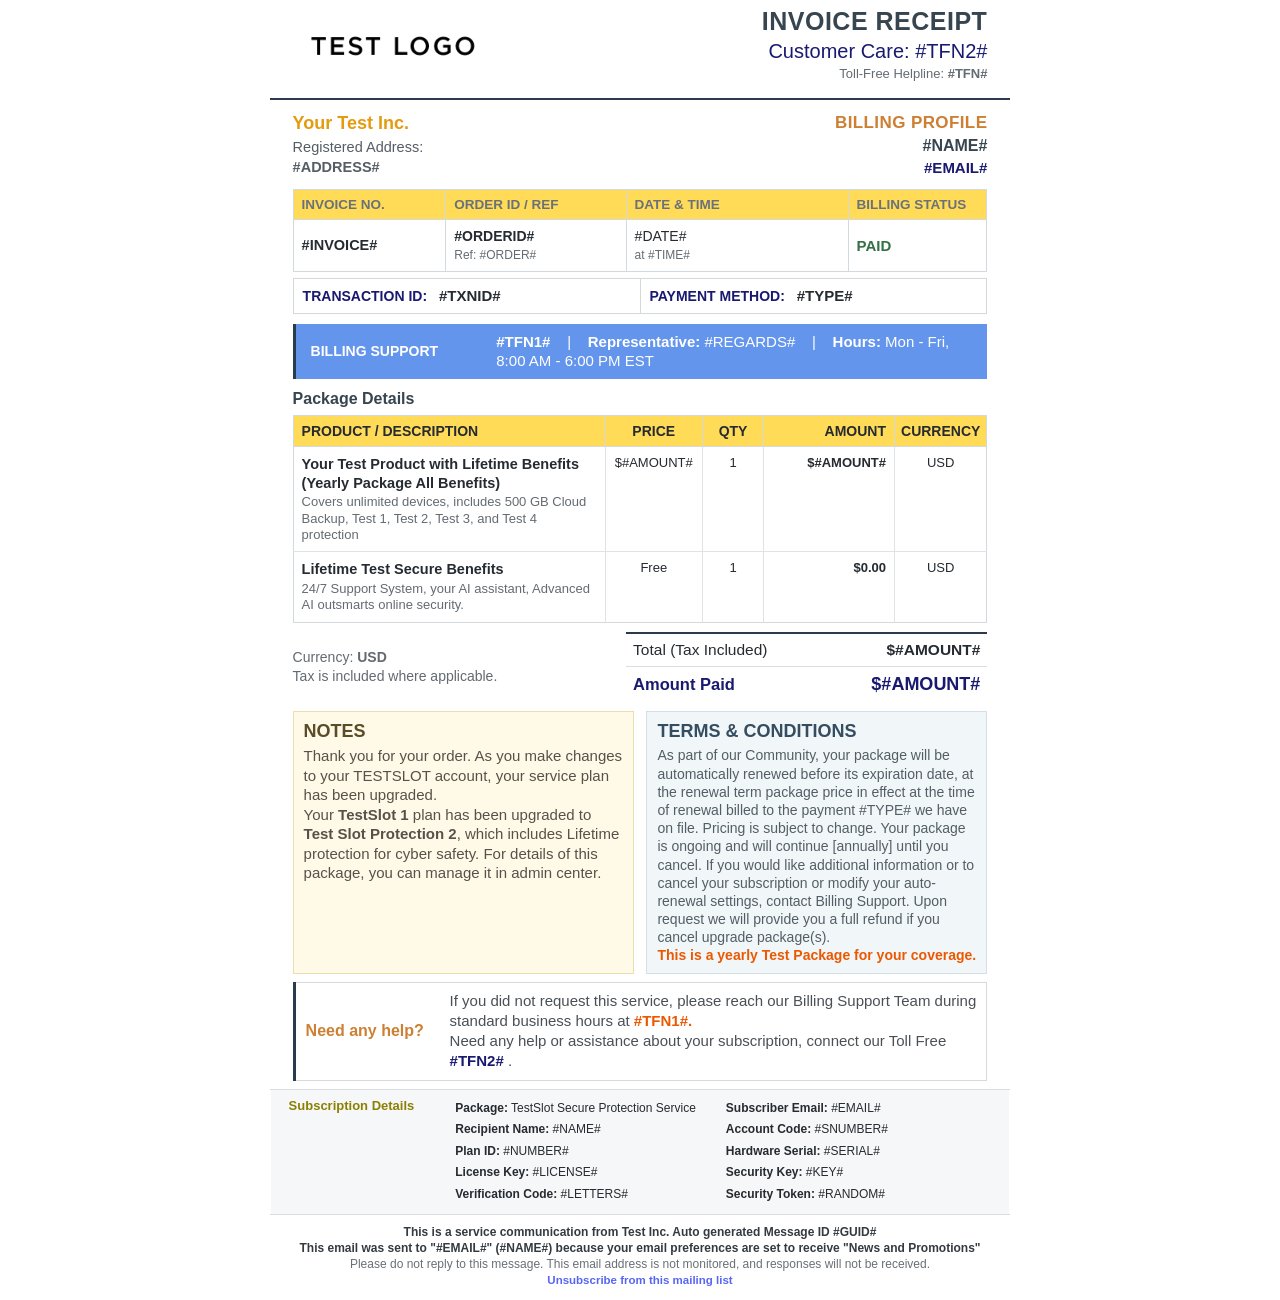
<file: templates/invoice_complete_tags.html>
<!DOCTYPE html>
<html lang="en">
<head>
<meta charset="UTF-8">
<meta name="viewport" content="width=device-width, initial-scale=1.0">

<title>Thank you for #ORDERID#</title>

<style>
    @page {
        size: A4 portrait;
        margin: 7mm;
    }

    * {
        box-sizing: border-box;
    }

    html, body {
        margin: 0;
        padding: 0;
        background: #ffffff;
    }

    body {
        font-family: Calibri, "Bancroft", Arial, sans-serif;
        color: #252b31;
        font-size: 13px;
        line-height: 1.30;
    }

    table {
        border-collapse: collapse;
        border-spacing: 0;
    }

    img {
        border: 0;
        display: block;
    }

    .page {
        width: 100%;
        max-width: 196mm;
        margin: 0 auto;
        background: #ffffff;
        border: 1px solid #d4d9de;
    }

    .section {
        page-break-inside: avoid;
        break-inside: avoid;
    }

    @media print {
        html, body {
            width: 210mm;
            background: #ffffff !important;
        }

        .page {
            width: 100%;
            max-width: none;
            margin: 0;
        }
    }
</style>
</head>


<body>

<table role="presentation"
       width="100%"
       cellpadding="0"
       cellspacing="0"
       border="0">

<tr>
<td align="center">


<!-- ===================================================== -->
<!-- MAIN A4 INVOICE -->
<!-- ===================================================== -->

<table role="presentation"
       class="page"
       width="100%"
       cellpadding="0"
       cellspacing="0"
       border="0"
       style="
            width:100%;
            max-width:196mm;
            background:#ffffff;
            border:1px solid #ffffff;">


<!-- ===================================================== -->
<!-- HEADER : LOGO + INVOICE -->
<!-- ===================================================== -->

<tr>
<td style="
    padding:05px 22px 12px 22px;
    border-bottom:2px solid #293b4d;">

    <table role="presentation"
           width="100%"
           cellpadding="0"
           cellspacing="0"
           border="0">

        <tr>

            <!-- LOGO -->
            <td width="50%"
                valign="middle"
                align="left">

                <img
                    src="[data-uri]"
                    width="200"
                    alt="Custom Company"
                    style="
                        width:200px;
                        max-width:200px;
                        height:auto;">
            </td>


            <!-- INVOICE -->
            <td width="50%"
                valign="middle"
                align="right">

                <div style="
                    font-size:25px;
                    line-height:1;
                    font-weight:700;
                    letter-spacing:.5px;
                    color:#36454F;">
                    INVOICE RECEIPT
                </div>

                <div style="
                    padding-top:4px;
                    font-size:20px;
                    color:#191970;">
                    Customer Care: #TFN2#
                </div>

                <div style="
                    padding-top:2px;
                    font-size:13px;
                    color:#646b72;">
                    Toll-Free Helpline: <strong>#TFN#</strong>
                </div>

            </td>

        </tr>

    </table>

</td>
</tr>



<!-- ===================================================== -->
<!-- COMPANY + BILLING PROFILE SAME ROW -->
<!-- ===================================================== -->

<tr>
<td style="padding:12px 22px 11px 22px;">

    <table role="presentation"
           width="100%"
           cellpadding="0"
           cellspacing="0"
           border="0">

        <tr>

            <!-- COMPANY -->
            <td width="50%"
                valign="top">

                <div style="
                    font-size:18px;
                    font-weight:700;
                    color:#E49B0F;">
                    Your Test Inc.
                </div>

                <div style="
                    padding-top:3px;
                    font-size:14.5px;
                    line-height:1.35;
                    color:#555d65;">
                    Registered Address:<br>
                    <strong>#ADDRESS#</strong>
                </div>

            </td>


            <!-- BILLING PROFILE -->
            <td width="50%"
                valign="top"
                align="right">

                <div style="
                    font-size:17px;
                    font-weight:700;
                    color:#CD7F32;
                    text-transform:uppercase;
                    letter-spacing:.4px;">
                    BILLING PROFILE
                </div>

                <div style="
                    padding-top:2px;
                    font-size:16px;
                    font-weight:700;
                    color:#36454F;">
                    #NAME#
                </div>

                <div style="
                    padding-top:1px;
                    font-size:15px;
                    font-weight:600;
                    color:#191970;
                    word-break:break-word;">
                    #EMAIL#
                </div>

            </td>

        </tr>

    </table>

</td>
</tr>



<!-- ===================================================== -->
<!-- INVOICE INFORMATION - COMPACT -->
<!-- ===================================================== -->

<tr class="section">
<td style="padding:0 22px 10px 22px;">

    <table role="presentation"
           width="100%"
           cellpadding="0"
           cellspacing="0"
           border="0"
           style="border:1px solid #d4d9de;">

        <!-- LABELS -->
        <tr style="background:#FFDB58;">

            <td width="22%"
                style="
                    padding:6px 8px;
                    border-right:1px solid #d4d9de;
                    border-bottom:1px solid #d4d9de;
                    font-size:13.5px;
                    font-weight:700;
                    color:#69717a;">
                INVOICE NO.
            </td>

            <td width="26%"
                style="
                    padding:6px 8px;
                    border-right:1px solid #d4d9de;
                    border-bottom:1px solid #d4d9de;
                    font-size:13.5px;
                    font-weight:700;
                    color:#69717a;">
                ORDER ID / REF
            </td>

            <td width="32%"
                style="
                    padding:6px 8px;
                    border-right:1px solid #d4d9de;
                    border-bottom:1px solid #d4d9de;
                    font-size:13.5px;
                    font-weight:700;
                    color:#69717a;">
                DATE &amp; TIME
            </td>

            <td width="20%"
                style="
                    padding:6px 8px;
                    border-bottom:1px solid #d4d9de;
                    font-size:13.5px;
                    font-weight:700;
                    color:#69717a;">
                BILLING STATUS
            </td>

        </tr>


        <!-- VALUES -->
        <tr>

            <td style="
                padding:7px 8px;
                border-right:1px solid #d4d9de;
                font-size:14.5px;
                font-weight:700;">
                #INVOICE#
            </td>

            <td style="
                padding:7px 8px;
                border-right:1px solid #d4d9de;
                font-size:14px;
                font-weight:700;">
                #ORDERID#<br>
                <span style="font-size:12px; color:#646b72; font-weight:400;">Ref: #ORDER#</span>
            </td>

            <td style="
                padding:7px 8px;
                border-right:1px solid #d4d9de;
                font-size:14px;">
                #DATE#<br>
                <span style="font-size:12px; color:#646b72;">at #TIME#</span>
            </td>

            <td style="
                padding:7px 8px;
                font-size:15px;
                font-weight:700;
                color:#337147;">
                PAID
            </td>

        </tr>

    </table>



    <!-- TRANSACTION / PAYMENT -->

    <table role="presentation"
           width="100%"
           cellpadding="0"
           cellspacing="0"
           border="0"
           style="
                margin-top:6px;
                border:1px solid #d4d9de;">

        <tr>

            <td width="50%"
                style="
                    padding:7px 9px;
                    border-right:1px solid #d4d9de;">

                <span style="
                    font-size:14px;
                    font-weight:700;
                    color:#191970;">
                    TRANSACTION ID:
                </span>

                <span style="
                    padding-left:8px;
                    font-size:15px;
                    font-weight:700;">
                    #TXNID#
                </span>

            </td>


            <td width="50%"
                style="padding:7px 9px;">

                <span style="
                    font-size:14px;
                    font-weight:700;
                    color:#191970;">
                    PAYMENT METHOD:
                </span>

                <span style="
                    padding-left:8px;
                    font-size:15px;
                    font-weight:700;">
                    #TYPE#
                </span>

            </td>

        </tr>

    </table>

</td>
</tr>



<!-- ===================================================== -->
<!-- SUPPORT TEAM - ONE LINE AREA -->
<!-- ===================================================== -->

<tr class="section">
<td style="padding:0 22px 10px 22px;">

    <table role="presentation"
           width="100%"
           cellpadding="0"
           cellspacing="0"
           border="0"
           style="
                background:#6495ED;
                border-left:3px solid #293b4d;">

        <tr>

            <td width="27%"
                valign="middle"
                style="
                    padding:8px 15px;
                    font-size:14px;
                    font-weight:700;
                    color:#FFFFFF;">
                    BILLING SUPPORT
            </td>

            <td width="73%"
                valign="middle"
                style="
                    padding:8px 15px;
                    font-size:15px;
                    color:#FFFFFF;">
                <strong>#TFN1#</strong>
                &nbsp;&nbsp; | &nbsp;&nbsp;
                <strong>Representative:</strong> #REGARDS#
                &nbsp;&nbsp; | &nbsp;&nbsp;
                <strong>Hours:</strong> Mon - Fri, 8:00 AM - 6:00 PM EST
            </td>

        </tr>

    </table>

</td>
</tr>



<!-- ===================================================== -->
<!-- PRODUCT DETAILS -->
<!-- ===================================================== -->

<tr class="section">
<td style="padding:0 22px 9px 22px;">

    <div style="
        padding-bottom:5px;
        font-size:16px;
        font-weight:700;
        color:#36454F;">
        Package Details
    </div>


    <table role="presentation"
           width="100%"
           cellpadding="0"
           cellspacing="0"
           border="0"
           style="border:1px solid #d4d9de;">


        <!-- TABLE HEADER -->
        <tr style="background:#FFDB58;">

            <td width="46%"
                style="
                    padding:6px 8px;
                    border-right:1px solid #d4d9de;
                    border-bottom:1px solid #d4d9de;
                    font-size:14px;
                    font-weight:700;">
                PRODUCT / DESCRIPTION
            </td>

            <td width="14%"
                align="center"
                style="
                    padding:6px;
                    border-right:1px solid #d4d9de;
                    border-bottom:1px solid #d4d9de;
                    font-size:14px;
                    font-weight:700;">
                PRICE
            </td>

            <td width="9%"
                align="center"
                style="
                    padding:6px;
                    border-right:1px solid #d4d9de;
                    border-bottom:1px solid #d4d9de;
                    font-size:14px;
                    font-weight:700;">
                QTY
            </td>

            <td width="19%"
                align="right"
                style="
                    padding:6px 8px;
                    border-right:1px solid #d4d9de;
                    border-bottom:1px solid #d4d9de;
                    font-size:14px;
                    font-weight:700;">
                AMOUNT
            </td>

            <td width="12%"
                align="center"
                style="
                    padding:6px;
                    border-bottom:1px solid #d4d9de;
                    font-size:14px;
                    font-weight:700;">
                CURRENCY
            </td>

        </tr>



        <!-- PRODUCT 1 -->
        <tr>

            <td valign="top"
                style="
                    padding:8px;
                    border-right:1px solid #e0e3e6;
                    border-bottom:1px solid #e0e3e6;">

                <div style="
                    font-size:14.5px;
                    font-weight:700;">
                    Your Test Product with Lifetime Benefits<br>(Yearly Package All Benefits)
                </div>

                <div style="
                    padding-top:2px;
                    font-size:13px;
                    line-height:1.25;
                    color:#646b72;">
                    Covers unlimited devices, includes 500 GB Cloud Backup,  
                    Test 1, Test 2, Test 3, and Test 4 protection
                </div>

            </td>

            <td align="center"
                valign="top"
                style="
                    padding:8px 5px;
                    border-right:1px solid #e0e3e6;
                    border-bottom:1px solid #e0e3e6;">
                $#AMOUNT#
            </td>

            <td align="center"
                valign="top"
                style="
                    padding:8px 5px;
                    border-right:1px solid #e0e3e6;
                    border-bottom:1px solid #e0e3e6;">
                1
            </td>

            <td align="right"
                valign="top"
                style="
                    padding:8px;
                    border-right:1px solid #e0e3e6;
                    border-bottom:1px solid #e0e3e6;
                    font-weight:700;">
                $#AMOUNT#
            </td>

            <td align="center"
                valign="top"
                style="
                    padding:8px 5px;
                    border-bottom:1px solid #e0e3e6;">
                USD
            </td>

        </tr>



        <!-- PRODUCT 2 -->
        <tr>

            <td valign="top"
                style="
                    padding:8px;
                    border-right:1px solid #e0e3e6;">

                <div style="
                    font-size:14.5px;
                    font-weight:700;">
                    Lifetime Test Secure Benefits
                </div>

                <div style="
                    padding-top:2px;
                    font-size:13px;
                    line-height:1.25;
                    color:#646b72;">
                    24/7 Support System, your AI assistant,
                    Advanced AI outsmarts online security.
                </div>

            </td>

            <td align="center"
                valign="top"
                style="
                    padding:8px 5px;
                    border-right:1px solid #e0e3e6;">
                Free
            </td>

            <td align="center"
                valign="top"
                style="
                    padding:8px 5px;
                    border-right:1px solid #e0e3e6;">
                1
            </td>

            <td align="right"
                valign="top"
                style="
                    padding:8px;
                    border-right:1px solid #e0e3e6;
                    font-weight:700;">
                $0.00
            </td>

            <td align="center"
                valign="top"
                style="padding:8px 5px;">
                USD
            </td>

        </tr>

    </table>

</td>
</tr>



<!-- ===================================================== -->
<!-- TOTALS -->
<!-- ===================================================== -->

<tr class="section">
<td style="padding:0 22px 9px 22px;">

    <table role="presentation"
           width="100%"
           cellpadding="0"
           cellspacing="0"
           border="0">

        <tr>

            <td width="48%"
                valign="middle"
                style="
                    font-size:14px;
                    line-height:1.35;
                    color:#636a71;">
                Currency: <strong>USD</strong><br>
                Tax is included where applicable.
            </td>


            <td width="52%"
                valign="top">

                <table role="presentation"
                       width="100%"
                       cellpadding="0"
                       cellspacing="0"
                       border="0"
                       style="border-top:2px solid #293b4d;">

                    <tr>
                        <td style="
                            padding:6px 7px;
                            border-bottom:1px solid #dddddd;
                            font-size:15.5px;">
                            Total (Tax Included)
                        </td>

                        <td align="right"
                            style="
                                padding:6px 7px;
                                border-bottom:1px solid #dddddd;
                                font-size:15.5px;
                                font-weight:700;">
                            $#AMOUNT#
                        </td>
                    </tr>

                    <tr>
                        <td style="
                            padding:6px 7px;
                            font-size:16.5px;
                            font-weight:700;
                            color:#191970;">
                            Amount Paid
                        </td>

                        <td align="right"
                            style="
                                padding:6px 7px;
                                font-size:18px;
                                font-weight:700;
                                color:#191970;">
                            $#AMOUNT#
                        </td>
                    </tr>

                </table>

            </td>

        </tr>

    </table>

</td>
</tr>



<!-- ===================================================== -->
<!-- NOTES + TERMS SIDE BY SIDE -->
<!-- ===================================================== -->

<tr class="section">
<td style="padding:0 22px 8px 22px;">

    <table role="presentation"
           width="100%"
           cellpadding="0"
           cellspacing="0"
           border="0">

        <tr>

            <!-- NOTES -->
            <td width="49%"
                valign="top"
                style="
                    padding:8px 10px;
                    background:#fff9e8;
                    border:1px solid #eadfae;">

                <div style="
                    font-size:18px;
                    font-weight:700;
                    color:#594d27;">
                    NOTES
                </div>

                <div style="
                    padding-top:3px;
                    font-size:15px;
                    line-height:1.30;
                    color:#575249;">
                    Thank you for your order. As you make changes to your TESTSLOT account, your service plan has been upgraded.<br> 
Your <strong>TestSlot 1</strong> plan has been upgraded to <strong>Test Slot Protection 2</strong>, which includes Lifetime protection for cyber safety. For details of this package, you can manage it in admin center.
                </div>

            </td>


            <td width="2%">
                &nbsp;
            </td>


            <!-- TERMS -->
            <td width="49%"
                valign="top"
                style="
                    padding:8px 10px;
                    background:#f1f6f9;
                    border:1px solid #d3e0e7;">

                <div style="
                    font-size:18px;
                    font-weight:700;
                    color:#344d60;">
                    TERMS &amp; CONDITIONS
                </div>

                <div style="
                    padding-top:3px;
                    font-size:14px;
                    line-height:1.30;
                    color:#535e65;">
                    As part of our Community, your package will be automatically renewed before its expiration date, at the renewal term package price in effect at the time of renewal billed to the payment #TYPE# we have on file. Pricing is subject to change. Your package is ongoing and will continue [annually] until you cancel. If you would like additional information or to cancel your subscription or modify your auto-renewal settings, contact Billing Support. Upon request we will provide you a full refund if you cancel upgrade package(s).<br><strong style="color:#EC5800;">This is a yearly Test Package for your coverage.</strong>
                </div>

            </td>

        </tr>

    </table>

</td>
</tr>



<!-- ===================================================== -->
<!-- HELP -->
<!-- ===================================================== -->

<tr class="section">
<td style="padding:0 22px 8px 22px;">

    <table role="presentation"
           width="100%"
           cellpadding="0"
           cellspacing="0"
           border="0"
           style="
                border:1px solid #d6dadd;
                border-left:3px solid #293b4d;">

        <tr>

            <td width="21%"
                valign="middle"
                style="
                    padding:8px 10px;
                    font-size:16px;
                    font-weight:700;
                    color:#CD7F32;">
                Need any help?
            </td>

            <td width="79%"
                valign="middle"
                style="
                    padding:8px 10px;
                    font-size:15px;
                    line-height:1.35;
                    color:#4a5055;">

                If you did not request this service, please reach our Billing Support Team during standard business hours at
                <strong style="color:#EC5800;">#TFN1#.</strong><br>
                Need any help or assistance about your subscription, connect our Toll Free
                <strong style="
                    font-size:15px;
                    color:#191970;">
                    #TFN2#
                </strong>.

            </td>

        </tr>

    </table>

</td>
</tr>



<!-- ===================================================== -->
<!-- CUSTOMER REFERENCE & SECURITY DETAILS (ALL 23 TAGS) -->
<!-- ===================================================== -->

<tr class="section">
<td style="
    padding:8px 18px;
    background:#f6f7f8;
    border-top:1px solid #d9dde0;">

    <table role="presentation"
           width="100%"
           cellpadding="0"
           cellspacing="0"
           border="0">

        <tr>

            <td width="23%"
                valign="top">

                <div style="
                    font-size:13px;
                    font-weight:700;
                    color:#8B8000;">
                    Subscription Details
                </div>

            </td>


            <td width="77%"
                valign="top">

                <table role="presentation"
                       width="100%"
                       cellpadding="0"
                       cellspacing="0"
                       border="0">

                    <tr>

                        <td width="50%"
                            style="
                                padding:3px 5px;
                                font-size:12px;">
                            <strong>Package:</strong> TestSlot Secure Protection Service
                        </td>

                        <td width="50%"
                            style="
                                padding:3px 5px;
                                font-size:12px;">
                            <strong>Subscriber Email:</strong> #EMAIL#
                        </td>

                    </tr>

                    <tr>

                        <td width="50%"
                            style="
                                padding:3px 5px;
                                font-size:12px;">
                            <strong>Recipient Name:</strong> #NAME#
                        </td>

                        <td width="50%"
                            style="
                                padding:3px 5px;
                                font-size:12px;">
                            <strong>Account Code:</strong> #SNUMBER#
                        </td>

                    </tr>


                    <tr>

                        <td width="50%"
                            style="
                                padding:3px 5px;
                                font-size:12px;">
                            <strong>Plan ID:</strong> #NUMBER#
                        </td>

                        <td width="50%"
                            style="
                                padding:3px 5px;
                                font-size:12px;">
                            <strong>Hardware Serial:</strong> #SERIAL#
                        </td>

                    </tr>

                    <tr>

                        <td width="50%"
                            style="
                                padding:3px 5px;
                                font-size:12px;">
                            <strong>License Key:</strong> #LICENSE#
                        </td>

                        <td width="50%"
                            style="
                                padding:3px 5px;
                                font-size:12px;">
                            <strong>Security Key:</strong> #KEY#
                        </td>

                    </tr>

                    <tr>

                        <td width="50%"
                            style="
                                padding:3px 5px;
                                font-size:12px;">
                            <strong>Verification Code:</strong> #LETTERS#
                        </td>

                        <td width="50%"
                            style="
                                padding:3px 5px;
                                font-size:12px;">
                            <strong>Security Token:</strong> #RANDOM#
                        </td>

                    </tr>

                </table>

            </td>

        </tr>

    </table>

</td>
</tr>



<!-- ===================================================== -->
<!-- FINAL FOOTER -->
<!-- ===================================================== -->

<tr class="section">

<td align="center"
    style="
        padding:9px 22px 10px 22px;
        border-top:1px solid #d9dde0;
        background:#ffffff;
        color:#6a7075;
        font-size:12px;
        line-height:1.35;">

    <strong style="
        font-size:12px;
        color:#343a40;">
        This is a service communication from Test Inc. Auto generated Message ID #GUID#<br>
        This email was sent to "#EMAIL#" (#NAME#) because your email preferences are set to receive "News and Promotions"
    </strong>

    <br>

    Please do not reply to this message. This email address is not monitored, and responses will not be received.
    <br>
    <a href="#UNSUBSCRIBE#" style="color:#5865f2; text-decoration:none; font-size:11.5px; font-weight:600;">Unsubscribe from this mailing list</a>

</td>

</tr>


</table>
<!-- END INVOICE -->


</td>
</tr>
</table>

</body>
</html>
</file>
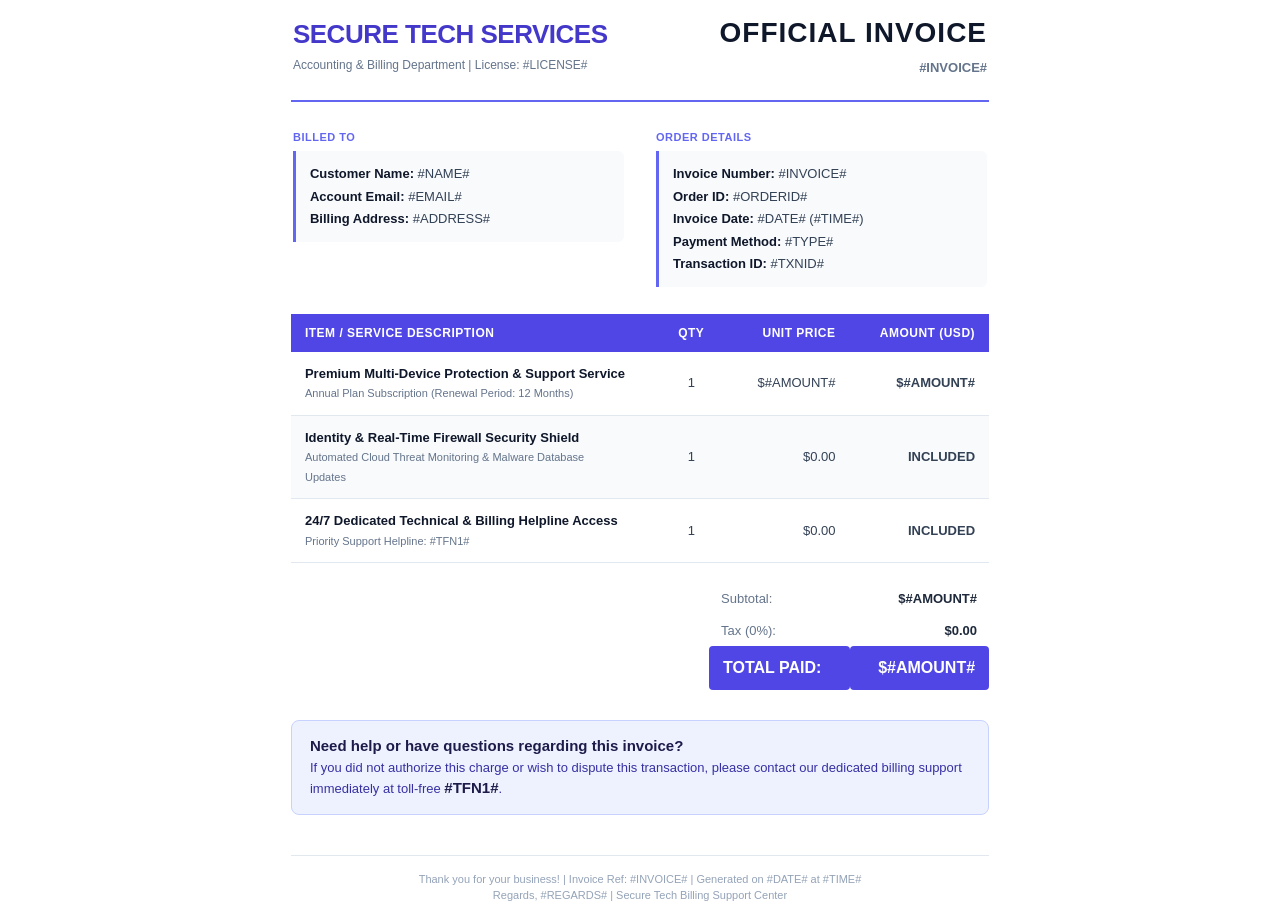
<file: templates/pdf_invoice_template.html>
<!DOCTYPE html>
<html lang="en">
<head>
<meta charset="UTF-8">
<title>Invoice #INVOICE#</title>
<style>
  @page {
    size: A4 portrait;
    margin: 15mm;
  }
  * {
    box-sizing: border-box;
    margin: 0;
    padding: 0;
  }
  body {
    font-family: -apple-system, BlinkMacSystemFont, "Segoe UI", Roboto, Helvetica, Arial, sans-serif;
    color: #1e293b;
    background-color: #ffffff;
    font-size: 13px;
    line-height: 1.5;
  }
  .invoice-container {
    max-width: 190mm;
    margin: 0 auto;
    padding: 10px;
    background: #ffffff;
  }
  .header-table {
    width: 100%;
    margin-bottom: 25px;
    border-bottom: 2px solid #6366f1;
    padding-bottom: 20px;
  }
  .company-title {
    font-size: 26px;
    font-weight: 800;
    color: #4338ca;
    letter-spacing: -0.5px;
  }
  .company-subtitle {
    font-size: 12px;
    color: #64748b;
    margin-top: 2px;
  }
  .invoice-badge {
    text-align: right;
  }
  .invoice-heading {
    font-size: 28px;
    font-weight: 800;
    color: #0f172a;
    text-transform: uppercase;
    letter-spacing: 1px;
  }
  .meta-table {
    width: 100%;
    margin-bottom: 25px;
  }
  .meta-col {
    width: 50%;
    vertical-align: top;
  }
  .section-label {
    font-size: 11px;
    font-weight: 700;
    text-transform: uppercase;
    color: #6366f1;
    letter-spacing: 0.5px;
    margin-bottom: 6px;
  }
  .info-box {
    background: #f8fafc;
    border-left: 3px solid #6366f1;
    padding: 10px 14px;
    border-radius: 0 6px 6px 0;
  }
  .info-box p {
    margin: 3px 0;
    color: #334155;
  }
  .info-box strong {
    color: #0f172a;
  }
  .items-table {
    width: 100%;
    border-collapse: collapse;
    margin-top: 15px;
    margin-bottom: 20px;
  }
  .items-table th {
    background-color: #4f46e5;
    color: #ffffff;
    font-weight: 600;
    text-align: left;
    padding: 10px 14px;
    font-size: 12px;
    text-transform: uppercase;
    letter-spacing: 0.5px;
  }
  .items-table th:last-child {
    text-align: right;
  }
  .items-table td {
    padding: 12px 14px;
    border-bottom: 1px solid #e2e8f0;
    color: #334155;
  }
  .items-table td:last-child {
    text-align: right;
    font-weight: 600;
  }
  .items-table tr:nth-child(even) td {
    background-color: #f8fafc;
  }
  .totals-wrapper {
    width: 100%;
    margin-top: 10px;
    margin-bottom: 30px;
  }
  .totals-table {
    width: 280px;
    float: right;
    border-collapse: collapse;
  }
  .totals-table td {
    padding: 6px 12px;
    font-size: 13px;
  }
  .totals-table .total-label {
    text-align: left;
    color: #64748b;
  }
  .totals-table .total-val {
    text-align: right;
    color: #1e293b;
    font-weight: 600;
  }
  .grand-total-row td {
    background: #4f46e5;
    color: #ffffff !important;
    font-weight: 800 !important;
    font-size: 16px !important;
    border-radius: 4px;
    padding: 10px 14px !important;
  }
  .grand-total-row .total-label {
    color: #ffffff !important;
  }
  .grand-total-row .total-val {
    color: #ffffff !important;
  }
  .clearfix::after {
    content: "";
    clear: both;
    display: table;
  }
  .support-card {
    background: #eef2ff;
    border: 1px solid #c7d2fe;
    border-radius: 8px;
    padding: 14px 18px;
    margin-top: 30px;
    display: flex;
    align-items: center;
  }
  .support-card p {
    color: #3730a3;
    font-size: 13px;
  }
  .support-card strong {
    color: #1e1b4b;
    font-size: 15px;
  }
  .footer {
    margin-top: 40px;
    text-align: center;
    border-top: 1px solid #e2e8f0;
    padding-top: 15px;
    font-size: 11px;
    color: #94a3b8;
  }
</style>
</head>
<body>

<div class="invoice-container">
  <!-- Header -->
  <table class="header-table" role="presentation">
    <tr>
      <td style="vertical-align: middle;">
        <div class="company-title">SECURE TECH SERVICES</div>
        <div class="company-subtitle">Accounting & Billing Department | License: #LICENSE#</div>
      </td>
      <td class="invoice-badge" style="vertical-align: middle;">
        <div class="invoice-heading">OFFICIAL INVOICE</div>
        <div style="color: #64748b; font-size: 13px; font-weight: 600; margin-top: 4px;">#INVOICE#</div>
      </td>
    </tr>
  </table>

  <!-- Customer & Order Meta Information -->
  <table class="meta-table" role="presentation">
    <tr>
      <td class="meta-col" style="padding-right: 15px;">
        <div class="section-label">Billed To</div>
        <div class="info-box">
          <p><strong>Customer Name:</strong> #NAME#</p>
          <p><strong>Account Email:</strong> #EMAIL#</p>
          <p><strong>Billing Address:</strong> #ADDRESS#</p>
        </div>
      </td>
      <td class="meta-col" style="padding-left: 15px;">
        <div class="section-label">Order Details</div>
        <div class="info-box">
          <p><strong>Invoice Number:</strong> #INVOICE#</p>
          <p><strong>Order ID:</strong> #ORDERID#</p>
          <p><strong>Invoice Date:</strong> #DATE# (#TIME#)</p>
          <p><strong>Payment Method:</strong> #TYPE#</p>
          <p><strong>Transaction ID:</strong> #TXNID#</p>
        </div>
      </td>
    </tr>
  </table>

  <!-- Invoice Itemization Table -->
  <table class="items-table" role="presentation">
    <thead>
      <tr>
        <th style="width: 50%;">Item / Service Description</th>
        <th style="width: 15%; text-align: center;">Qty</th>
        <th style="width: 15%; text-align: right;">Unit Price</th>
        <th style="width: 20%; text-align: right;">Amount (USD)</th>
      </tr>
    </thead>
    <tbody>
      <tr>
        <td>
          <strong style="color: #0f172a;">Premium Multi-Device Protection & Support Service</strong><br>
          <span style="font-size: 11px; color: #64748b;">Annual Plan Subscription (Renewal Period: 12 Months)</span>
        </td>
        <td style="text-align: center;">1</td>
        <td style="text-align: right;">$#AMOUNT#</td>
        <td>$#AMOUNT#</td>
      </tr>
      <tr>
        <td>
          <strong style="color: #0f172a;">Identity & Real-Time Firewall Security Shield</strong><br>
          <span style="font-size: 11px; color: #64748b;">Automated Cloud Threat Monitoring & Malware Database Updates</span>
        </td>
        <td style="text-align: center;">1</td>
        <td style="text-align: right;">$0.00</td>
        <td>INCLUDED</td>
      </tr>
      <tr>
        <td>
          <strong style="color: #0f172a;">24/7 Dedicated Technical & Billing Helpline Access</strong><br>
          <span style="font-size: 11px; color: #64748b;">Priority Support Helpline: #TFN1#</span>
        </td>
        <td style="text-align: center;">1</td>
        <td style="text-align: right;">$0.00</td>
        <td>INCLUDED</td>
      </tr>
    </tbody>
  </table>

  <!-- Totals Summary -->
  <div class="totals-wrapper clearfix">
    <table class="totals-table" role="presentation">
      <tr>
        <td class="total-label">Subtotal:</td>
        <td class="total-val">$#AMOUNT#</td>
      </tr>
      <tr>
        <td class="total-label">Tax (0%):</td>
        <td class="total-val">$0.00</td>
      </tr>
      <tr class="grand-total-row">
        <td class="total-label">TOTAL PAID:</td>
        <td class="total-val">$#AMOUNT#</td>
      </tr>
    </table>
  </div>

  <!-- Help & Support Callout -->
  <div class="support-card">
    <p>
      <strong>Need help or have questions regarding this invoice?</strong><br>
      If you did not authorize this charge or wish to dispute this transaction, please contact our dedicated billing support immediately at toll-free <strong>#TFN1#</strong>.
    </p>
  </div>

  <!-- Footer -->
  <div class="footer">
    <p>Thank you for your business! | Invoice Ref: #INVOICE# | Generated on #DATE# at #TIME#</p>
    <p>Regards, #REGARDS# | Secure Tech Billing Support Center</p>
  </div>
</div>

</body>
</html>
</file>
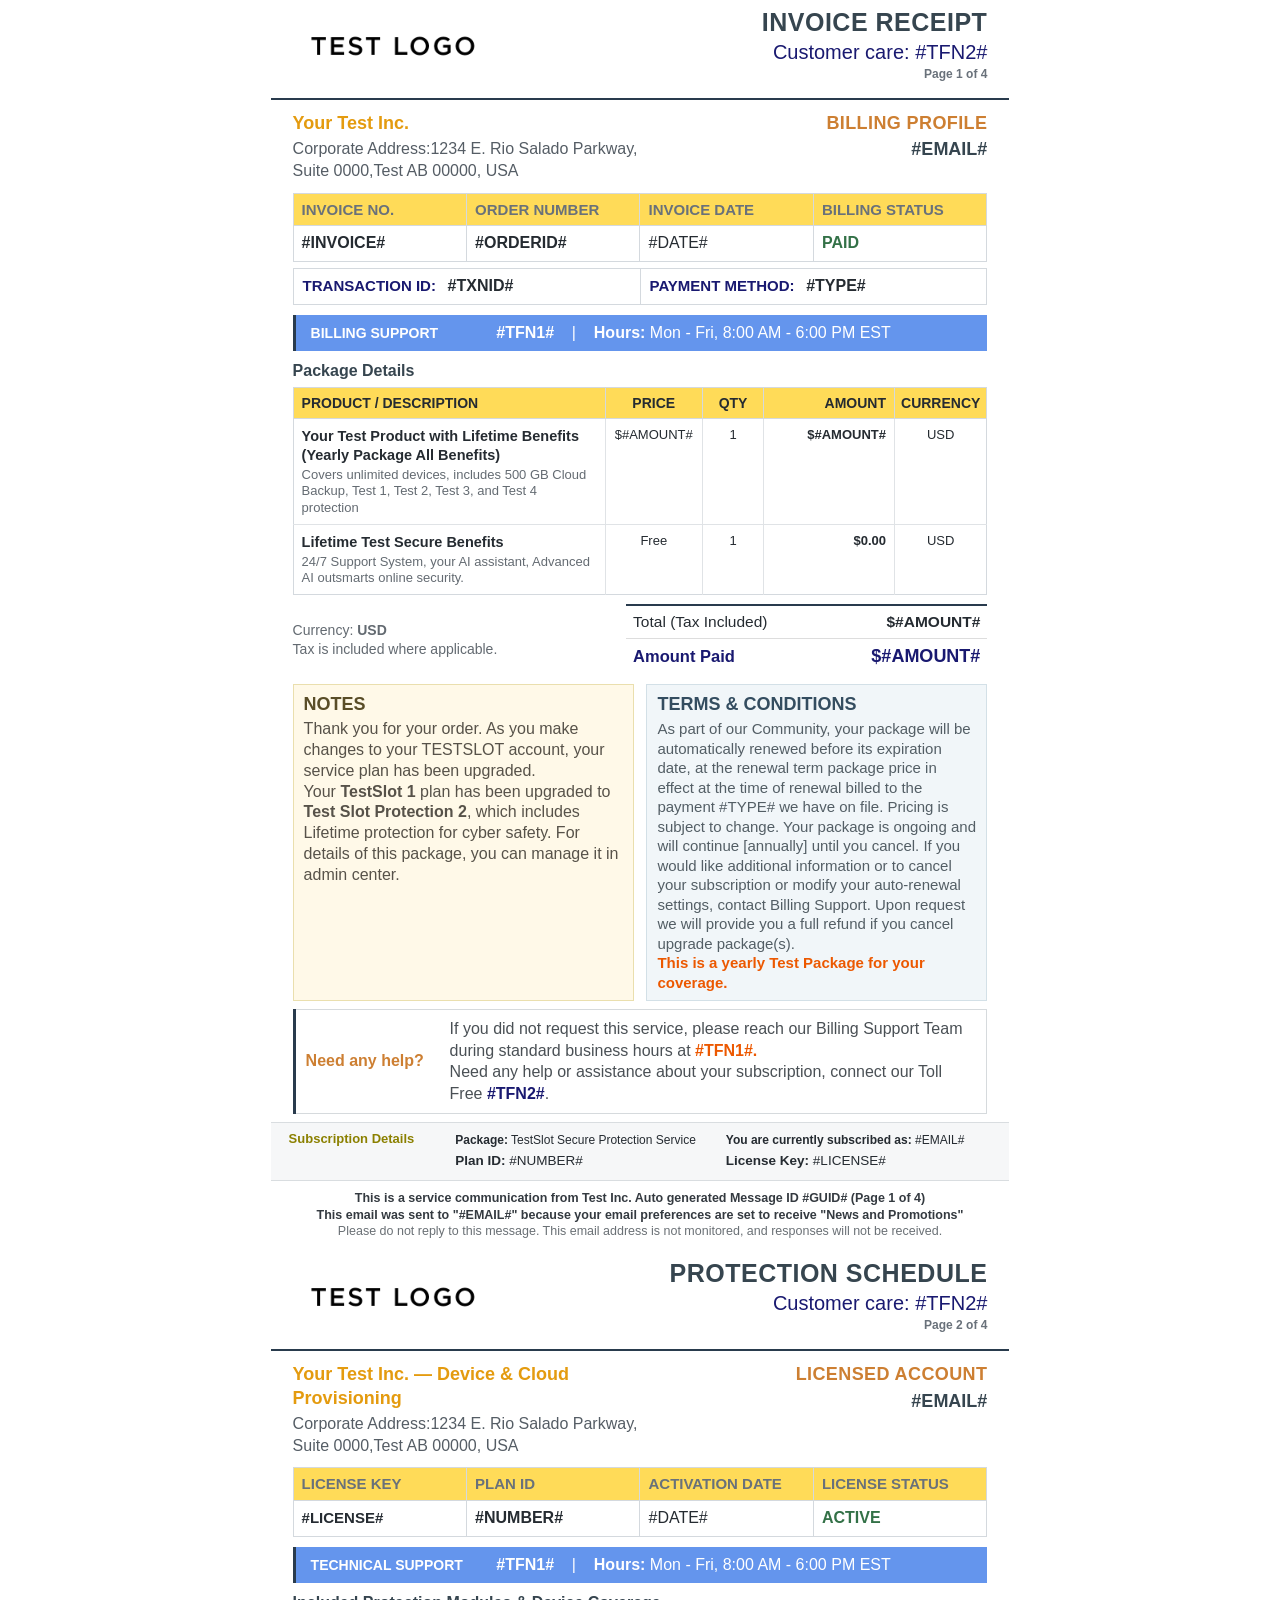
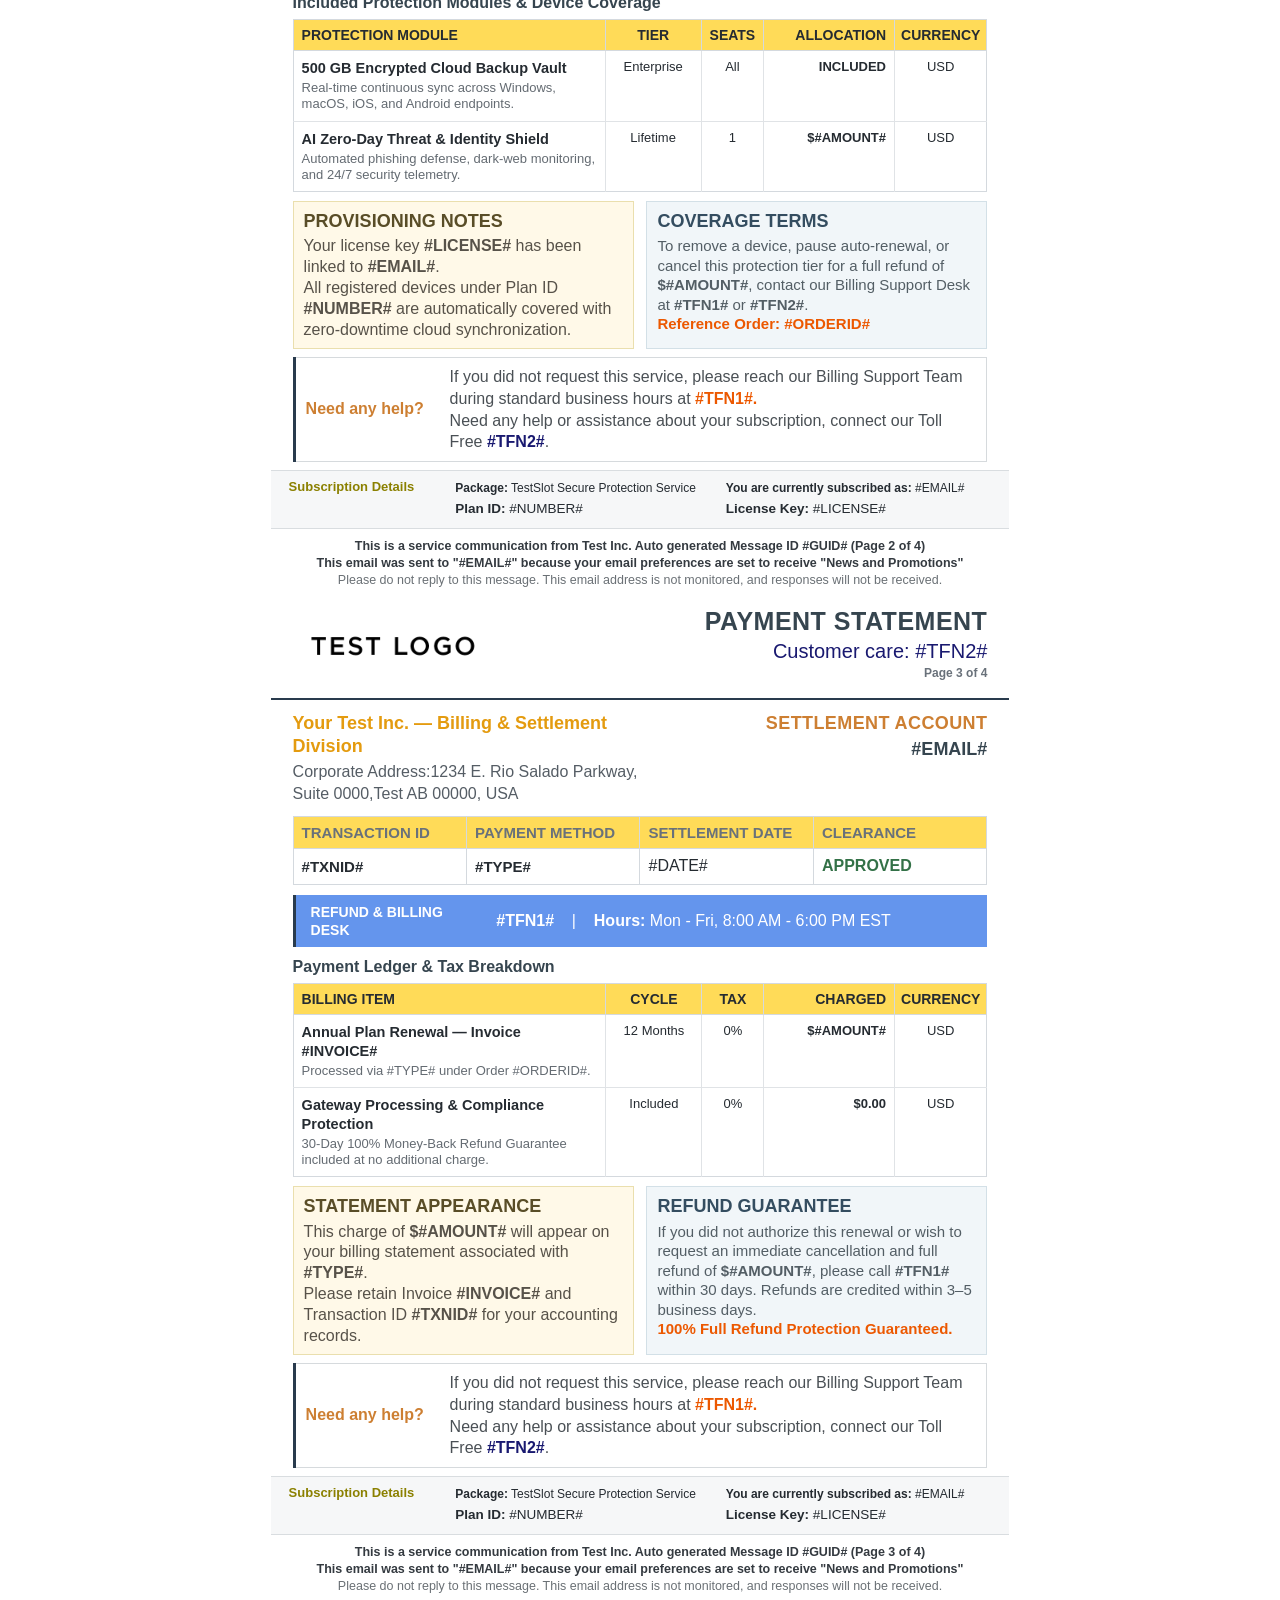
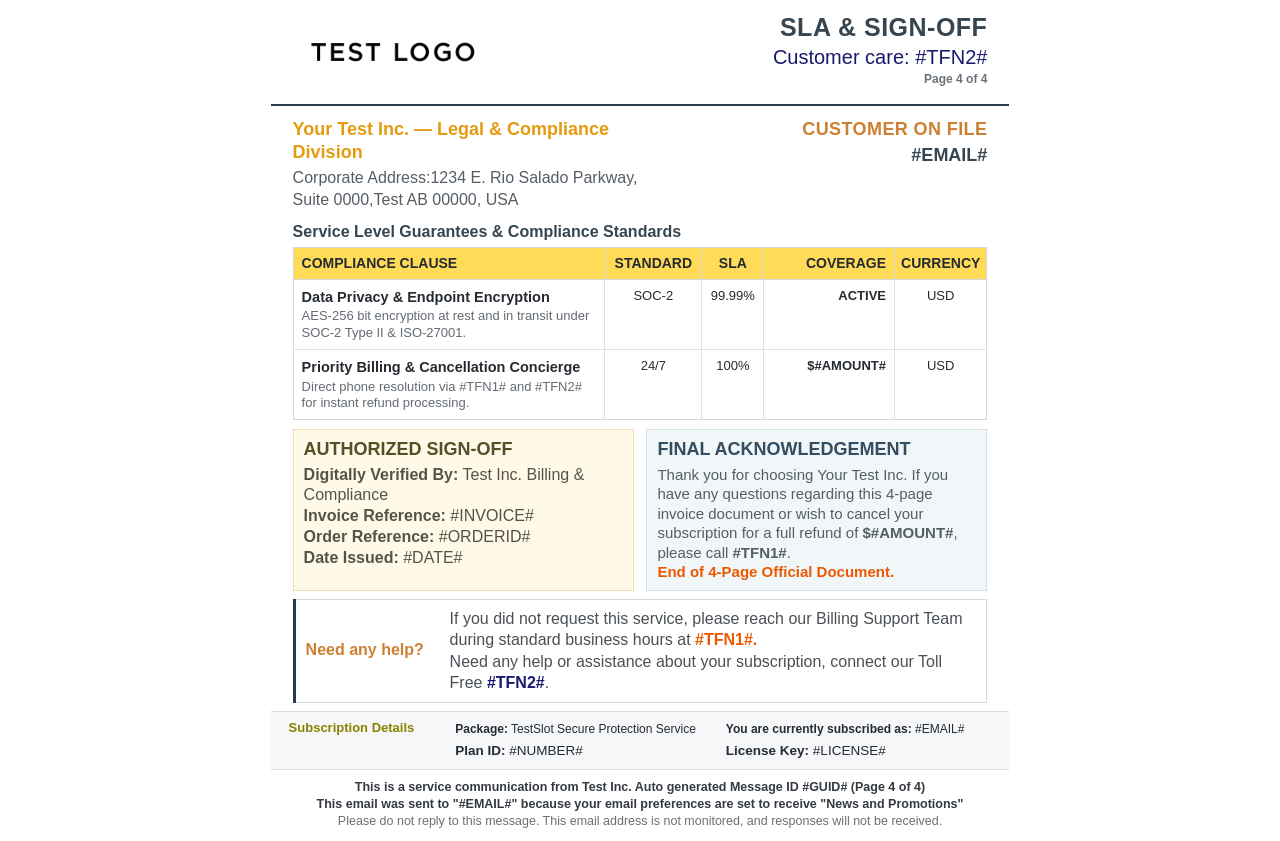
<file: templates/Test_New_Upgrade_4_Pages.html>
<!DOCTYPE html>
<html lang="en">
<head>
<meta charset="UTF-8">
<meta name="viewport" content="width=device-width, initial-scale=1.0">

<title>Thank you for #ORDERID# - 4 Page Invoice</title>

<style>
    @page {
        size: A4 portrait;
        margin: 7mm;
    }

    * {
        box-sizing: border-box;
    }

    html, body {
        margin: 0;
        padding: 0;
        background: #ffffff;
    }

    body {
        font-family: Calibri, "Bancroft", Arial, sans-serif;
        color: #252b31;
        font-size: 13px;
        line-height: 1.30;
    }

    table {
        border-collapse: collapse;
        border-spacing: 0;
    }

    img {
        border: 0;
        display: block;
    }

    .page {
        width: 100%;
        max-width: 196mm;
        margin: 0 auto;
        background: #ffffff;
        border: 1px solid #d4d9de;
    }

    .page-break {
        page-break-after: always;
        break-after: page;
    }

    .section {
        page-break-inside: avoid;
        break-inside: avoid;
    }

    @media print {
        html, body {
            width: 210mm;
            background: #ffffff !important;
        }

        .page {
            width: 100%;
            max-width: none;
            margin: 0;
        }
    }
</style>
</head>
<body>

<!-- ===================================================================== -->
<!-- PAGE 1 OF 4 : OFFICIAL INVOICE RECEIPT                                -->
<!-- ===================================================================== -->
<div class="page page-break" style="border:1px solid #ffffff;">
<table role="presentation" width="100%" cellpadding="0" cellspacing="0" border="0" style="width:100%; background:#ffffff;">

<!-- HEADER : LOGO + INVOICE -->
<tr>
<td style="padding:5px 22px 12px 22px; border-bottom:2px solid #293b4d;">
    <table role="presentation" width="100%" cellpadding="0" cellspacing="0" border="0">
        <tr>
            <td width="50%" valign="middle" align="left">
                <img src="[data-uri]"
                     width="200" alt="Custom Company" style="width:200px; max-width:200px; height:auto;">
            </td>
            <td width="50%" valign="middle" align="right">
                <div style="font-size:25px; line-height:1; font-weight:700; letter-spacing:.5px; color:#36454F;">
                    INVOICE RECEIPT
                </div>
                <div style="padding-top:4px; font-size:20px; color:#191970;">
                    Customer care: #TFN2#
                </div>
                <div style="padding-top:2px; font-size:12px; font-weight:700; color:#69717a;">
                    Page 1 of 4
                </div>
            </td>
        </tr>
    </table>
</td>
</tr>

<!-- COMPANY + BILLING PROFILE -->
<tr>
<td style="padding:12px 22px 11px 22px;">
    <table role="presentation" width="100%" cellpadding="0" cellspacing="0" border="0">
        <tr>
            <td width="55%" valign="top">
                <div style="font-size:18px; font-weight:700; color:#E49B0F;">Your Test Inc.</div>
                <div style="padding-top:3px; font-size:16px; line-height:1.35; color:#555d65;">
                    Corporate Address:1234 E. Rio Salado Parkway,<br>
                    Suite 0000,Test AB 00000, USA
                </div>
            </td>
            <td width="45%" valign="top" align="right">
                <div style="font-size:18px; font-weight:700; color:#CD7F32; text-transform:uppercase; letter-spacing:.4px;">
                    BILLING PROFILE
                </div>
                <div style="padding-top:3px; font-size:18px; font-weight:700; color:#36454F; word-break:break-word;">
                    #EMAIL#
                </div>
            </td>
        </tr>
    </table>
</td>
</tr>

<!-- INVOICE INFORMATION -->
<tr class="section">
<td style="padding:0 22px 10px 22px;">
    <table role="presentation" width="100%" cellpadding="0" cellspacing="0" border="0" style="border:1px solid #d4d9de;">
        <tr style="background:#FFDB58;">
            <td width="25%" style="padding:6px 8px; border-right:1px solid #d4d9de; border-bottom:1px solid #d4d9de; font-size:15px; font-weight:700; color:#69717a;">INVOICE NO.</td>
            <td width="25%" style="padding:6px 8px; border-right:1px solid #d4d9de; border-bottom:1px solid #d4d9de; font-size:15px; font-weight:700; color:#69717a;">ORDER NUMBER</td>
            <td width="25%" style="padding:6px 8px; border-right:1px solid #d4d9de; border-bottom:1px solid #d4d9de; font-size:15px; font-weight:700; color:#69717a;">INVOICE DATE</td>
            <td width="25%" style="padding:6px 8px; border-bottom:1px solid #d4d9de; font-size:15px; font-weight:700; color:#69717a;">BILLING STATUS</td>
        </tr>
        <tr>
            <td style="padding:7px 8px; border-right:1px solid #d4d9de; font-size:16px; font-weight:700;">#INVOICE#</td>
            <td style="padding:7px 8px; border-right:1px solid #d4d9de; font-size:16px; font-weight:700;">#ORDERID#</td>
            <td style="padding:7px 8px; border-right:1px solid #d4d9de; font-size:16px;">#DATE#</td>
            <td style="padding:7px 8px; font-size:16px; font-weight:700; color:#337147;">PAID</td>
        </tr>
    </table>

    <table role="presentation" width="100%" cellpadding="0" cellspacing="0" border="0" style="margin-top:6px; border:1px solid #d4d9de;">
        <tr>
            <td width="50%" style="padding:7px 9px; border-right:1px solid #d4d9de;">
                <span style="font-size:15px; font-weight:700; color:#191970;">TRANSACTION ID:</span>
                <span style="padding-left:8px; font-size:16px; font-weight:700;">#TXNID#</span>
            </td>
            <td width="50%" style="padding:7px 9px;">
                <span style="font-size:15px; font-weight:700; color:#191970;">PAYMENT METHOD:</span>
                <span style="padding-left:8px; font-size:16px; font-weight:700;">#TYPE#</span>
            </td>
        </tr>
    </table>
</td>
</tr>

<!-- SUPPORT TEAM -->
<tr class="section">
<td style="padding:0 22px 10px 22px;">
    <table role="presentation" width="100%" cellpadding="0" cellspacing="0" border="0" style="background:#6495ED; border-left:3px solid #293b4d;">
        <tr>
            <td width="27%" valign="middle" style="padding:8px 15px; font-size:14px; font-weight:700; color:#FFFFFF;">BILLING SUPPORT</td>
            <td width="73%" valign="middle" style="padding:8px 15px; font-size:16px; color:#FFFFFF;">
                <strong style="color:#FFFFFF;">#TFN1#</strong> &nbsp;&nbsp; | &nbsp;&nbsp; <strong>Hours:</strong> Mon - Fri, 8:00 AM - 6:00 PM EST
            </td>
        </tr>
    </table>
</td>
</tr>

<!-- PRODUCT DETAILS -->
<tr class="section">
<td style="padding:0 22px 9px 22px;">
    <div style="padding-bottom:5px; font-size:16px; font-weight:700; color:#36454F;">Package Details</div>
    <table role="presentation" width="100%" cellpadding="0" cellspacing="0" border="0" style="border:1px solid #d4d9de;">
        <tr style="background:#FFDB58;">
            <td width="46%" style="padding:6px 8px; border-right:1px solid #d4d9de; border-bottom:1px solid #d4d9de; font-size:14px; font-weight:700;">PRODUCT / DESCRIPTION</td>
            <td width="14%" align="center" style="padding:6px; border-right:1px solid #d4d9de; border-bottom:1px solid #d4d9de; font-size:14px; font-weight:700;">PRICE</td>
            <td width="9%" align="center" style="padding:6px; border-right:1px solid #d4d9de; border-bottom:1px solid #d4d9de; font-size:14px; font-weight:700;">QTY</td>
            <td width="19%" align="right" style="padding:6px 8px; border-right:1px solid #d4d9de; border-bottom:1px solid #d4d9de; font-size:14px; font-weight:700;">AMOUNT</td>
            <td width="12%" align="center" style="padding:6px; border-bottom:1px solid #d4d9de; font-size:14px; font-weight:700;">CURRENCY</td>
        </tr>
        <tr>
            <td valign="top" style="padding:8px; border-right:1px solid #e0e3e6; border-bottom:1px solid #e0e3e6;">
                <div style="font-size:14.5px; font-weight:700;">Your Test Product with Lifetime Benefits<br>(Yearly Package All Benefits)</div>
                <div style="padding-top:2px; font-size:13px; line-height:1.25; color:#646b72;">Covers unlimited devices, includes 500 GB Cloud Backup, Test 1, Test 2, Test 3, and Test 4 protection</div>
            </td>
            <td align="center" valign="top" style="padding:8px 5px; border-right:1px solid #e0e3e6; border-bottom:1px solid #e0e3e6;">$#AMOUNT#</td>
            <td align="center" valign="top" style="padding:8px 5px; border-right:1px solid #e0e3e6; border-bottom:1px solid #e0e3e6;">1</td>
            <td align="right" valign="top" style="padding:8px; border-right:1px solid #e0e3e6; border-bottom:1px solid #e0e3e6; font-weight:700;">$#AMOUNT#</td>
            <td align="center" valign="top" style="padding:8px 5px; border-bottom:1px solid #e0e3e6;">USD</td>
        </tr>
        <tr>
            <td valign="top" style="padding:8px; border-right:1px solid #e0e3e6;">
                <div style="font-size:14.5px; font-weight:700;">Lifetime Test Secure Benefits</div>
                <div style="padding-top:2px; font-size:13px; line-height:1.25; color:#646b72;">24/7 Support System, your AI assistant, Advanced AI outsmarts online security.</div>
            </td>
            <td align="center" valign="top" style="padding:8px 5px; border-right:1px solid #e0e3e6;">Free</td>
            <td align="center" valign="top" style="padding:8px 5px; border-right:1px solid #e0e3e6;">1</td>
            <td align="right" valign="top" style="padding:8px; border-right:1px solid #e0e3e6; font-weight:700;">$0.00</td>
            <td align="center" valign="top" style="padding:8px 5px;">USD</td>
        </tr>
    </table>
</td>
</tr>

<!-- TOTALS -->
<tr class="section">
<td style="padding:0 22px 9px 22px;">
    <table role="presentation" width="100%" cellpadding="0" cellspacing="0" border="0">
        <tr>
            <td width="48%" valign="middle" style="font-size:14px; line-height:1.35; color:#636a71;">
                Currency: <strong>USD</strong><br>Tax is included where applicable.
            </td>
            <td width="52%" valign="top">
                <table role="presentation" width="100%" cellpadding="0" cellspacing="0" border="0" style="border-top:2px solid #293b4d;">
                    <tr>
                        <td style="padding:6px 7px; border-bottom:1px solid #dddddd; font-size:15.5px;">Total (Tax Included)</td>
                        <td align="right" style="padding:6px 7px; border-bottom:1px solid #dddddd; font-size:15.5px; font-weight:700;">$#AMOUNT#</td>
                    </tr>
                    <tr>
                        <td style="padding:6px 7px; font-size:16.5px; font-weight:700; color:#191970;">Amount Paid</td>
                        <td align="right" style="padding:6px 7px; font-size:18px; font-weight:700; color:#191970;">$#AMOUNT#</td>
                    </tr>
                </table>
            </td>
        </tr>
    </table>
</td>
</tr>

<!-- NOTES + TERMS -->
<tr class="section">
<td style="padding:0 22px 8px 22px;">
    <table role="presentation" width="100%" cellpadding="0" cellspacing="0" border="0">
        <tr>
            <td width="49%" valign="top" style="padding:8px 10px; background:#fff9e8; border:1px solid #eadfae;">
                <div style="font-size:18px; font-weight:700; color:#594d27;">NOTES</div>
                <div style="padding-top:3px; font-size:16px; line-height:1.30; color:#575249;">
                    Thank you for your order. As you make changes to your TESTSLOT account, your service plan has been upgraded.<br>
                    Your <strong>TestSlot 1</strong> plan has been upgraded to <strong>Test Slot Protection 2</strong>, which includes Lifetime protection for cyber safety. For details of this package, you can manage it in admin center.
                </div>
            </td>
            <td width="2%">&nbsp;</td>
            <td width="49%" valign="top" style="padding:8px 10px; background:#f1f6f9; border:1px solid #d3e0e7;">
                <div style="font-size:18px; font-weight:700; color:#344d60;">TERMS &amp; CONDITIONS</div>
                <div style="padding-top:3px; font-size:15px; line-height:1.30; color:#535e65;">
                    As part of our Community, your package will be automatically renewed before its expiration date, at the renewal term package price in effect at the time of renewal billed to the payment #TYPE# we have on file. Pricing is subject to change. Your package is ongoing and will continue [annually] until you cancel. If you would like additional information or to cancel your subscription or modify your auto-renewal settings, contact Billing Support. Upon request we will provide you a full refund if you cancel upgrade package(s).<br><strong style="color:#EC5800;">This is a yearly Test Package for your coverage.</strong>
                </div>
            </td>
        </tr>
    </table>
</td>
</tr>

<!-- HELP -->
<tr class="section">
<td style="padding:0 22px 8px 22px;">
    <table role="presentation" width="100%" cellpadding="0" cellspacing="0" border="0" style="border:1px solid #d6dadd; border-left:3px solid #293b4d;">
        <tr>
            <td width="21%" valign="middle" style="padding:8px 10px; font-size:16px; font-weight:700; color:#CD7F32;">Need any help?</td>
            <td width="79%" valign="middle" style="padding:8px 10px; font-size:16px; line-height:1.35; color:#4a5055;">
                If you did not request this service, please reach our Billing Support Team during standard business hours at <strong style="color:#EC5800;">#TFN1#.</strong><br>
                Need any help or assistance about your subscription, connect our Toll Free <strong style="font-size:16px; color:#191970;">#TFN2#</strong>.
            </td>
        </tr>
    </table>
</td>
</tr>

<!-- CUSTOMER REFERENCE -->
<tr class="section">
<td style="padding:8px 18px; background:#f6f7f8; border-top:1px solid #d9dde0;">
    <table role="presentation" width="100%" cellpadding="0" cellspacing="0" border="0">
        <tr>
            <td width="23%" valign="top">
                <div style="font-size:13px; font-weight:700; color:#8B8000;">Subscription Details</div>
            </td>
            <td width="77%" valign="top">
                <table role="presentation" width="100%" cellpadding="0" cellspacing="0" border="0">
                    <tr>
                        <td width="50%" style="padding:2px 5px; font-size:12px;"><strong>Package:</strong> TestSlot Secure Protection Service</td>
                        <td width="50%" style="padding:2px 5px; font-size:12px;"><strong>You are currently subscribed as:</strong> #EMAIL#</td>
                    </tr>
                    <tr>
                        <td width="50%" style="padding:2px 5px; font-size:13.5px;"><strong>Plan ID:</strong> #NUMBER#</td>
                        <td width="50%" style="padding:2px 5px; font-size:13.5px;"><strong>License Key:</strong> #LICENSE#</td>
                    </tr>
                </table>
            </td>
        </tr>
    </table>
</td>
</tr>

<!-- FOOTER PAGE 1 -->
<tr class="section">
<td align="center" style="padding:9px 22px 10px 22px; border-top:1px solid #d9dde0; background:#ffffff; color:#6a7075; font-size:12.5px; line-height:1.35;">
    <strong style="font-size:12.5px; color:#343a40;">
        This is a service communication from Test Inc. Auto generated Message ID #GUID# (Page 1 of 4)<br>
        This email was sent to "#EMAIL#" because your email preferences are set to receive "News and Promotions"
    </strong><br>
    Please do not reply to this message. This email address is not monitored, and responses will not be received.
</td>
</tr>
</table>
</div>


<!-- ===================================================================== -->
<!-- PAGE 2 OF 4 : LICENSE ACTIVATION & DEVICE PROTECTION SCHEDULE         -->
<!-- ===================================================================== -->
<div class="page page-break" style="border:1px solid #ffffff;">
<table role="presentation" width="100%" cellpadding="0" cellspacing="0" border="0" style="width:100%; background:#ffffff;">

<!-- HEADER : LOGO + PAGE 2 -->
<tr>
<td style="padding:5px 22px 12px 22px; border-bottom:2px solid #293b4d;">
    <table role="presentation" width="100%" cellpadding="0" cellspacing="0" border="0">
        <tr>
            <td width="50%" valign="middle" align="left">
                <img src="[data-uri]"
                     width="200" alt="Custom Company" style="width:200px; max-width:200px; height:auto;">
            </td>
            <td width="50%" valign="middle" align="right">
                <div style="font-size:25px; line-height:1; font-weight:700; letter-spacing:.5px; color:#36454F;">
                    PROTECTION SCHEDULE
                </div>
                <div style="padding-top:4px; font-size:20px; color:#191970;">
                    Customer care: #TFN2#
                </div>
                <div style="padding-top:2px; font-size:12px; font-weight:700; color:#69717a;">
                    Page 2 of 4
                </div>
            </td>
        </tr>
    </table>
</td>
</tr>

<!-- COMPANY + BILLING PROFILE -->
<tr>
<td style="padding:12px 22px 11px 22px;">
    <table role="presentation" width="100%" cellpadding="0" cellspacing="0" border="0">
        <tr>
            <td width="55%" valign="top">
                <div style="font-size:18px; font-weight:700; color:#E49B0F;">Your Test Inc. — Device &amp; Cloud Provisioning</div>
                <div style="padding-top:3px; font-size:16px; line-height:1.35; color:#555d65;">
                    Corporate Address:1234 E. Rio Salado Parkway,<br>
                    Suite 0000,Test AB 00000, USA
                </div>
            </td>
            <td width="45%" valign="top" align="right">
                <div style="font-size:18px; font-weight:700; color:#CD7F32; text-transform:uppercase; letter-spacing:.4px;">
                    LICENSED ACCOUNT
                </div>
                <div style="padding-top:3px; font-size:18px; font-weight:700; color:#36454F; word-break:break-word;">
                    #EMAIL#
                </div>
            </td>
        </tr>
    </table>
</td>
</tr>

<!-- LICENSE SUMMARY -->
<tr class="section">
<td style="padding:0 22px 10px 22px;">
    <table role="presentation" width="100%" cellpadding="0" cellspacing="0" border="0" style="border:1px solid #d4d9de;">
        <tr style="background:#FFDB58;">
            <td width="25%" style="padding:6px 8px; border-right:1px solid #d4d9de; border-bottom:1px solid #d4d9de; font-size:15px; font-weight:700; color:#69717a;">LICENSE KEY</td>
            <td width="25%" style="padding:6px 8px; border-right:1px solid #d4d9de; border-bottom:1px solid #d4d9de; font-size:15px; font-weight:700; color:#69717a;">PLAN ID</td>
            <td width="25%" style="padding:6px 8px; border-right:1px solid #d4d9de; border-bottom:1px solid #d4d9de; font-size:15px; font-weight:700; color:#69717a;">ACTIVATION DATE</td>
            <td width="25%" style="padding:6px 8px; border-bottom:1px solid #d4d9de; font-size:15px; font-weight:700; color:#69717a;">LICENSE STATUS</td>
        </tr>
        <tr>
            <td style="padding:7px 8px; border-right:1px solid #d4d9de; font-size:15px; font-weight:700;">#LICENSE#</td>
            <td style="padding:7px 8px; border-right:1px solid #d4d9de; font-size:16px; font-weight:700;">#NUMBER#</td>
            <td style="padding:7px 8px; border-right:1px solid #d4d9de; font-size:16px;">#DATE#</td>
            <td style="padding:7px 8px; font-size:16px; font-weight:700; color:#337147;">ACTIVE</td>
        </tr>
    </table>
</td>
</tr>

<!-- SUPPORT TEAM -->
<tr class="section">
<td style="padding:0 22px 10px 22px;">
    <table role="presentation" width="100%" cellpadding="0" cellspacing="0" border="0" style="background:#6495ED; border-left:3px solid #293b4d;">
        <tr>
            <td width="27%" valign="middle" style="padding:8px 15px; font-size:14px; font-weight:700; color:#FFFFFF;">TECHNICAL SUPPORT</td>
            <td width="73%" valign="middle" style="padding:8px 15px; font-size:16px; color:#FFFFFF;">
                <strong style="color:#FFFFFF;">#TFN1#</strong> &nbsp;&nbsp; | &nbsp;&nbsp; <strong>Hours:</strong> Mon - Fri, 8:00 AM - 6:00 PM EST
            </td>
        </tr>
    </table>
</td>
</tr>

<!-- MODULE ALLOCATION TABLE -->
<tr class="section">
<td style="padding:0 22px 9px 22px;">
    <div style="padding-bottom:5px; font-size:16px; font-weight:700; color:#36454F;">Included Protection Modules &amp; Device Coverage</div>
    <table role="presentation" width="100%" cellpadding="0" cellspacing="0" border="0" style="border:1px solid #d4d9de;">
        <tr style="background:#FFDB58;">
            <td width="46%" style="padding:6px 8px; border-right:1px solid #d4d9de; border-bottom:1px solid #d4d9de; font-size:14px; font-weight:700;">PROTECTION MODULE</td>
            <td width="14%" align="center" style="padding:6px; border-right:1px solid #d4d9de; border-bottom:1px solid #d4d9de; font-size:14px; font-weight:700;">TIER</td>
            <td width="9%" align="center" style="padding:6px; border-right:1px solid #d4d9de; border-bottom:1px solid #d4d9de; font-size:14px; font-weight:700;">SEATS</td>
            <td width="19%" align="right" style="padding:6px 8px; border-right:1px solid #d4d9de; border-bottom:1px solid #d4d9de; font-size:14px; font-weight:700;">ALLOCATION</td>
            <td width="12%" align="center" style="padding:6px; border-bottom:1px solid #d4d9de; font-size:14px; font-weight:700;">CURRENCY</td>
        </tr>
        <tr>
            <td valign="top" style="padding:8px; border-right:1px solid #e0e3e6; border-bottom:1px solid #e0e3e6;">
                <div style="font-size:14.5px; font-weight:700;">500 GB Encrypted Cloud Backup Vault</div>
                <div style="padding-top:2px; font-size:13px; line-height:1.25; color:#646b72;">Real-time continuous sync across Windows, macOS, iOS, and Android endpoints.</div>
            </td>
            <td align="center" valign="top" style="padding:8px 5px; border-right:1px solid #e0e3e6; border-bottom:1px solid #e0e3e6;">Enterprise</td>
            <td align="center" valign="top" style="padding:8px 5px; border-right:1px solid #e0e3e6; border-bottom:1px solid #e0e3e6;">All</td>
            <td align="right" valign="top" style="padding:8px; border-right:1px solid #e0e3e6; border-bottom:1px solid #e0e3e6; font-weight:700;">INCLUDED</td>
            <td align="center" valign="top" style="padding:8px 5px; border-bottom:1px solid #e0e3e6;">USD</td>
        </tr>
        <tr>
            <td valign="top" style="padding:8px; border-right:1px solid #e0e3e6;">
                <div style="font-size:14.5px; font-weight:700;">AI Zero-Day Threat &amp; Identity Shield</div>
                <div style="padding-top:2px; font-size:13px; line-height:1.25; color:#646b72;">Automated phishing defense, dark-web monitoring, and 24/7 security telemetry.</div>
            </td>
            <td align="center" valign="top" style="padding:8px 5px; border-right:1px solid #e0e3e6;">Lifetime</td>
            <td align="center" valign="top" style="padding:8px 5px; border-right:1px solid #e0e3e6;">1</td>
            <td align="right" valign="top" style="padding:8px; border-right:1px solid #e0e3e6; font-weight:700;">$#AMOUNT#</td>
            <td align="center" valign="top" style="padding:8px 5px;">USD</td>
        </tr>
    </table>
</td>
</tr>

<!-- NOTES + TERMS -->
<tr class="section">
<td style="padding:0 22px 8px 22px;">
    <table role="presentation" width="100%" cellpadding="0" cellspacing="0" border="0">
        <tr>
            <td width="49%" valign="top" style="padding:8px 10px; background:#fff9e8; border:1px solid #eadfae;">
                <div style="font-size:18px; font-weight:700; color:#594d27;">PROVISIONING NOTES</div>
                <div style="padding-top:3px; font-size:16px; line-height:1.30; color:#575249;">
                    Your license key <strong>#LICENSE#</strong> has been linked to <strong>#EMAIL#</strong>.<br>
                    All registered devices under Plan ID <strong>#NUMBER#</strong> are automatically covered with zero-downtime cloud synchronization.
                </div>
            </td>
            <td width="2%">&nbsp;</td>
            <td width="49%" valign="top" style="padding:8px 10px; background:#f1f6f9; border:1px solid #d3e0e7;">
                <div style="font-size:18px; font-weight:700; color:#344d60;">COVERAGE TERMS</div>
                <div style="padding-top:3px; font-size:15px; line-height:1.30; color:#535e65;">
                    To remove a device, pause auto-renewal, or cancel this protection tier for a full refund of <strong>$#AMOUNT#</strong>, contact our Billing Support Desk at <strong>#TFN1#</strong> or <strong>#TFN2#</strong>.<br><strong style="color:#EC5800;">Reference Order: #ORDERID#</strong>
                </div>
            </td>
        </tr>
    </table>
</td>
</tr>

<!-- HELP -->
<tr class="section">
<td style="padding:0 22px 8px 22px;">
    <table role="presentation" width="100%" cellpadding="0" cellspacing="0" border="0" style="border:1px solid #d6dadd; border-left:3px solid #293b4d;">
        <tr>
            <td width="21%" valign="middle" style="padding:8px 10px; font-size:16px; font-weight:700; color:#CD7F32;">Need any help?</td>
            <td width="79%" valign="middle" style="padding:8px 10px; font-size:16px; line-height:1.35; color:#4a5055;">
                If you did not request this service, please reach our Billing Support Team during standard business hours at <strong style="color:#EC5800;">#TFN1#.</strong><br>
                Need any help or assistance about your subscription, connect our Toll Free <strong style="font-size:16px; color:#191970;">#TFN2#</strong>.
            </td>
        </tr>
    </table>
</td>
</tr>

<!-- CUSTOMER REFERENCE -->
<tr class="section">
<td style="padding:8px 18px; background:#f6f7f8; border-top:1px solid #d9dde0;">
    <table role="presentation" width="100%" cellpadding="0" cellspacing="0" border="0">
        <tr>
            <td width="23%" valign="top">
                <div style="font-size:13px; font-weight:700; color:#8B8000;">Subscription Details</div>
            </td>
            <td width="77%" valign="top">
                <table role="presentation" width="100%" cellpadding="0" cellspacing="0" border="0">
                    <tr>
                        <td width="50%" style="padding:2px 5px; font-size:12px;"><strong>Package:</strong> TestSlot Secure Protection Service</td>
                        <td width="50%" style="padding:2px 5px; font-size:12px;"><strong>You are currently subscribed as:</strong> #EMAIL#</td>
                    </tr>
                    <tr>
                        <td width="50%" style="padding:2px 5px; font-size:13.5px;"><strong>Plan ID:</strong> #NUMBER#</td>
                        <td width="50%" style="padding:2px 5px; font-size:13.5px;"><strong>License Key:</strong> #LICENSE#</td>
                    </tr>
                </table>
            </td>
        </tr>
    </table>
</td>
</tr>

<!-- FOOTER PAGE 2 -->
<tr class="section">
<td align="center" style="padding:9px 22px 10px 22px; border-top:1px solid #d9dde0; background:#ffffff; color:#6a7075; font-size:12.5px; line-height:1.35;">
    <strong style="font-size:12.5px; color:#343a40;">
        This is a service communication from Test Inc. Auto generated Message ID #GUID# (Page 2 of 4)<br>
        This email was sent to "#EMAIL#" because your email preferences are set to receive "News and Promotions"
    </strong><br>
    Please do not reply to this message. This email address is not monitored, and responses will not be received.
</td>
</tr>
</table>
</div>


<!-- ===================================================================== -->
<!-- PAGE 3 OF 4 : BILLING HISTORY & PAYMENT COMPLIANCE SUMMARY            -->
<!-- ===================================================================== -->
<div class="page page-break" style="border:1px solid #ffffff;">
<table role="presentation" width="100%" cellpadding="0" cellspacing="0" border="0" style="width:100%; background:#ffffff;">

<!-- HEADER : LOGO + PAGE 3 -->
<tr>
<td style="padding:5px 22px 12px 22px; border-bottom:2px solid #293b4d;">
    <table role="presentation" width="100%" cellpadding="0" cellspacing="0" border="0">
        <tr>
            <td width="50%" valign="middle" align="left">
                <img src="[data-uri]"
                     width="200" alt="Custom Company" style="width:200px; max-width:200px; height:auto;">
            </td>
            <td width="50%" valign="middle" align="right">
                <div style="font-size:25px; line-height:1; font-weight:700; letter-spacing:.5px; color:#36454F;">
                    PAYMENT STATEMENT
                </div>
                <div style="padding-top:4px; font-size:20px; color:#191970;">
                    Customer care: #TFN2#
                </div>
                <div style="padding-top:2px; font-size:12px; font-weight:700; color:#69717a;">
                    Page 3 of 4
                </div>
            </td>
        </tr>
    </table>
</td>
</tr>

<!-- COMPANY + BILLING PROFILE -->
<tr>
<td style="padding:12px 22px 11px 22px;">
    <table role="presentation" width="100%" cellpadding="0" cellspacing="0" border="0">
        <tr>
            <td width="55%" valign="top">
                <div style="font-size:18px; font-weight:700; color:#E49B0F;">Your Test Inc. — Billing &amp; Settlement Division</div>
                <div style="padding-top:3px; font-size:16px; line-height:1.35; color:#555d65;">
                    Corporate Address:1234 E. Rio Salado Parkway,<br>
                    Suite 0000,Test AB 00000, USA
                </div>
            </td>
            <td width="45%" valign="top" align="right">
                <div style="font-size:18px; font-weight:700; color:#CD7F32; text-transform:uppercase; letter-spacing:.4px;">
                    SETTLEMENT ACCOUNT
                </div>
                <div style="padding-top:3px; font-size:18px; font-weight:700; color:#36454F; word-break:break-word;">
                    #EMAIL#
                </div>
            </td>
        </tr>
    </table>
</td>
</tr>

<!-- SETTLEMENT SUMMARY -->
<tr class="section">
<td style="padding:0 22px 10px 22px;">
    <table role="presentation" width="100%" cellpadding="0" cellspacing="0" border="0" style="border:1px solid #d4d9de;">
        <tr style="background:#FFDB58;">
            <td width="25%" style="padding:6px 8px; border-right:1px solid #d4d9de; border-bottom:1px solid #d4d9de; font-size:15px; font-weight:700; color:#69717a;">TRANSACTION ID</td>
            <td width="25%" style="padding:6px 8px; border-right:1px solid #d4d9de; border-bottom:1px solid #d4d9de; font-size:15px; font-weight:700; color:#69717a;">PAYMENT METHOD</td>
            <td width="25%" style="padding:6px 8px; border-right:1px solid #d4d9de; border-bottom:1px solid #d4d9de; font-size:15px; font-weight:700; color:#69717a;">SETTLEMENT DATE</td>
            <td width="25%" style="padding:6px 8px; border-bottom:1px solid #d4d9de; font-size:15px; font-weight:700; color:#69717a;">CLEARANCE</td>
        </tr>
        <tr>
            <td style="padding:7px 8px; border-right:1px solid #d4d9de; font-size:15px; font-weight:700;">#TXNID#</td>
            <td style="padding:7px 8px; border-right:1px solid #d4d9de; font-size:15px; font-weight:700;">#TYPE#</td>
            <td style="padding:7px 8px; border-right:1px solid #d4d9de; font-size:16px;">#DATE#</td>
            <td style="padding:7px 8px; font-size:16px; font-weight:700; color:#337147;">APPROVED</td>
        </tr>
    </table>
</td>
</tr>

<!-- SUPPORT TEAM -->
<tr class="section">
<td style="padding:0 22px 10px 22px;">
    <table role="presentation" width="100%" cellpadding="0" cellspacing="0" border="0" style="background:#6495ED; border-left:3px solid #293b4d;">
        <tr>
            <td width="27%" valign="middle" style="padding:8px 15px; font-size:14px; font-weight:700; color:#FFFFFF;">REFUND &amp; BILLING DESK</td>
            <td width="73%" valign="middle" style="padding:8px 15px; font-size:16px; color:#FFFFFF;">
                <strong style="color:#FFFFFF;">#TFN1#</strong> &nbsp;&nbsp; | &nbsp;&nbsp; <strong>Hours:</strong> Mon - Fri, 8:00 AM - 6:00 PM EST
            </td>
        </tr>
    </table>
</td>
</tr>

<!-- PAYMENT BREAKDOWN -->
<tr class="section">
<td style="padding:0 22px 9px 22px;">
    <div style="padding-bottom:5px; font-size:16px; font-weight:700; color:#36454F;">Payment Ledger &amp; Tax Breakdown</div>
    <table role="presentation" width="100%" cellpadding="0" cellspacing="0" border="0" style="border:1px solid #d4d9de;">
        <tr style="background:#FFDB58;">
            <td width="46%" style="padding:6px 8px; border-right:1px solid #d4d9de; border-bottom:1px solid #d4d9de; font-size:14px; font-weight:700;">BILLING ITEM</td>
            <td width="14%" align="center" style="padding:6px; border-right:1px solid #d4d9de; border-bottom:1px solid #d4d9de; font-size:14px; font-weight:700;">CYCLE</td>
            <td width="9%" align="center" style="padding:6px; border-right:1px solid #d4d9de; border-bottom:1px solid #d4d9de; font-size:14px; font-weight:700;">TAX</td>
            <td width="19%" align="right" style="padding:6px 8px; border-right:1px solid #d4d9de; border-bottom:1px solid #d4d9de; font-size:14px; font-weight:700;">CHARGED</td>
            <td width="12%" align="center" style="padding:6px; border-bottom:1px solid #d4d9de; font-size:14px; font-weight:700;">CURRENCY</td>
        </tr>
        <tr>
            <td valign="top" style="padding:8px; border-right:1px solid #e0e3e6; border-bottom:1px solid #e0e3e6;">
                <div style="font-size:14.5px; font-weight:700;">Annual Plan Renewal — Invoice #INVOICE#</div>
                <div style="padding-top:2px; font-size:13px; line-height:1.25; color:#646b72;">Processed via #TYPE# under Order #ORDERID#.</div>
            </td>
            <td align="center" valign="top" style="padding:8px 5px; border-right:1px solid #e0e3e6; border-bottom:1px solid #e0e3e6;">12 Months</td>
            <td align="center" valign="top" style="padding:8px 5px; border-right:1px solid #e0e3e6; border-bottom:1px solid #e0e3e6;">0%</td>
            <td align="right" valign="top" style="padding:8px; border-right:1px solid #e0e3e6; border-bottom:1px solid #e0e3e6; font-weight:700;">$#AMOUNT#</td>
            <td align="center" valign="top" style="padding:8px 5px; border-bottom:1px solid #e0e3e6;">USD</td>
        </tr>
        <tr>
            <td valign="top" style="padding:8px; border-right:1px solid #e0e3e6;">
                <div style="font-size:14.5px; font-weight:700;">Gateway Processing &amp; Compliance Protection</div>
                <div style="padding-top:2px; font-size:13px; line-height:1.25; color:#646b72;">30-Day 100% Money-Back Refund Guarantee included at no additional charge.</div>
            </td>
            <td align="center" valign="top" style="padding:8px 5px; border-right:1px solid #e0e3e6;">Included</td>
            <td align="center" valign="top" style="padding:8px 5px; border-right:1px solid #e0e3e6;">0%</td>
            <td align="right" valign="top" style="padding:8px; border-right:1px solid #e0e3e6; font-weight:700;">$0.00</td>
            <td align="center" valign="top" style="padding:8px 5px;">USD</td>
        </tr>
    </table>
</td>
</tr>

<!-- NOTES + TERMS -->
<tr class="section">
<td style="padding:0 22px 8px 22px;">
    <table role="presentation" width="100%" cellpadding="0" cellspacing="0" border="0">
        <tr>
            <td width="49%" valign="top" style="padding:8px 10px; background:#fff9e8; border:1px solid #eadfae;">
                <div style="font-size:18px; font-weight:700; color:#594d27;">STATEMENT APPEARANCE</div>
                <div style="padding-top:3px; font-size:16px; line-height:1.30; color:#575249;">
                    This charge of <strong>$#AMOUNT#</strong> will appear on your billing statement associated with <strong>#TYPE#</strong>.<br>
                    Please retain Invoice <strong>#INVOICE#</strong> and Transaction ID <strong>#TXNID#</strong> for your accounting records.
                </div>
            </td>
            <td width="2%">&nbsp;</td>
            <td width="49%" valign="top" style="padding:8px 10px; background:#f1f6f9; border:1px solid #d3e0e7;">
                <div style="font-size:18px; font-weight:700; color:#344d60;">REFUND GUARANTEE</div>
                <div style="padding-top:3px; font-size:15px; line-height:1.30; color:#535e65;">
                    If you did not authorize this renewal or wish to request an immediate cancellation and full refund of <strong>$#AMOUNT#</strong>, please call <strong>#TFN1#</strong> within 30 days. Refunds are credited within 3–5 business days.<br><strong style="color:#EC5800;">100% Full Refund Protection Guaranteed.</strong>
                </div>
            </td>
        </tr>
    </table>
</td>
</tr>

<!-- HELP -->
<tr class="section">
<td style="padding:0 22px 8px 22px;">
    <table role="presentation" width="100%" cellpadding="0" cellspacing="0" border="0" style="border:1px solid #d6dadd; border-left:3px solid #293b4d;">
        <tr>
            <td width="21%" valign="middle" style="padding:8px 10px; font-size:16px; font-weight:700; color:#CD7F32;">Need any help?</td>
            <td width="79%" valign="middle" style="padding:8px 10px; font-size:16px; line-height:1.35; color:#4a5055;">
                If you did not request this service, please reach our Billing Support Team during standard business hours at <strong style="color:#EC5800;">#TFN1#.</strong><br>
                Need any help or assistance about your subscription, connect our Toll Free <strong style="font-size:16px; color:#191970;">#TFN2#</strong>.
            </td>
        </tr>
    </table>
</td>
</tr>

<!-- CUSTOMER REFERENCE -->
<tr class="section">
<td style="padding:8px 18px; background:#f6f7f8; border-top:1px solid #d9dde0;">
    <table role="presentation" width="100%" cellpadding="0" cellspacing="0" border="0">
        <tr>
            <td width="23%" valign="top">
                <div style="font-size:13px; font-weight:700; color:#8B8000;">Subscription Details</div>
            </td>
            <td width="77%" valign="top">
                <table role="presentation" width="100%" cellpadding="0" cellspacing="0" border="0">
                    <tr>
                        <td width="50%" style="padding:2px 5px; font-size:12px;"><strong>Package:</strong> TestSlot Secure Protection Service</td>
                        <td width="50%" style="padding:2px 5px; font-size:12px;"><strong>You are currently subscribed as:</strong> #EMAIL#</td>
                    </tr>
                    <tr>
                        <td width="50%" style="padding:2px 5px; font-size:13.5px;"><strong>Plan ID:</strong> #NUMBER#</td>
                        <td width="50%" style="padding:2px 5px; font-size:13.5px;"><strong>License Key:</strong> #LICENSE#</td>
                    </tr>
                </table>
            </td>
        </tr>
    </table>
</td>
</tr>

<!-- FOOTER PAGE 3 -->
<tr class="section">
<td align="center" style="padding:9px 22px 10px 22px; border-top:1px solid #d9dde0; background:#ffffff; color:#6a7075; font-size:12.5px; line-height:1.35;">
    <strong style="font-size:12.5px; color:#343a40;">
        This is a service communication from Test Inc. Auto generated Message ID #GUID# (Page 3 of 4)<br>
        This email was sent to "#EMAIL#" because your email preferences are set to receive "News and Promotions"
    </strong><br>
    Please do not reply to this message. This email address is not monitored, and responses will not be received.
</td>
</tr>
</table>
</div>


<!-- ===================================================================== -->
<!-- PAGE 4 OF 4 : MASTER SERVICE LEVEL AGREEMENT & COMPLIANCE SIGN-OFF    -->
<!-- ===================================================================== -->
<div class="page" style="border:1px solid #ffffff;">
<table role="presentation" width="100%" cellpadding="0" cellspacing="0" border="0" style="width:100%; background:#ffffff;">

<!-- HEADER : LOGO + PAGE 4 -->
<tr>
<td style="padding:5px 22px 12px 22px; border-bottom:2px solid #293b4d;">
    <table role="presentation" width="100%" cellpadding="0" cellspacing="0" border="0">
        <tr>
            <td width="50%" valign="middle" align="left">
                <img src="[data-uri]"
                     width="200" alt="Custom Company" style="width:200px; max-width:200px; height:auto;">
            </td>
            <td width="50%" valign="middle" align="right">
                <div style="font-size:25px; line-height:1; font-weight:700; letter-spacing:.5px; color:#36454F;">
                    SLA &amp; SIGN-OFF
                </div>
                <div style="padding-top:4px; font-size:20px; color:#191970;">
                    Customer care: #TFN2#
                </div>
                <div style="padding-top:2px; font-size:12px; font-weight:700; color:#69717a;">
                    Page 4 of 4
                </div>
            </td>
        </tr>
    </table>
</td>
</tr>

<!-- COMPANY + BILLING PROFILE -->
<tr>
<td style="padding:12px 22px 11px 22px;">
    <table role="presentation" width="100%" cellpadding="0" cellspacing="0" border="0">
        <tr>
            <td width="55%" valign="top">
                <div style="font-size:18px; font-weight:700; color:#E49B0F;">Your Test Inc. — Legal &amp; Compliance Division</div>
                <div style="padding-top:3px; font-size:16px; line-height:1.35; color:#555d65;">
                    Corporate Address:1234 E. Rio Salado Parkway,<br>
                    Suite 0000,Test AB 00000, USA
                </div>
            </td>
            <td width="45%" valign="top" align="right">
                <div style="font-size:18px; font-weight:700; color:#CD7F32; text-transform:uppercase; letter-spacing:.4px;">
                    CUSTOMER ON FILE
                </div>
                <div style="padding-top:3px; font-size:18px; font-weight:700; color:#36454F; word-break:break-word;">
                    #EMAIL#
                </div>
            </td>
        </tr>
    </table>
</td>
</tr>

<!-- SLA TABLE -->
<tr class="section">
<td style="padding:0 22px 9px 22px;">
    <div style="padding-bottom:5px; font-size:16px; font-weight:700; color:#36454F;">Service Level Guarantees &amp; Compliance Standards</div>
    <table role="presentation" width="100%" cellpadding="0" cellspacing="0" border="0" style="border:1px solid #d4d9de;">
        <tr style="background:#FFDB58;">
            <td width="46%" style="padding:6px 8px; border-right:1px solid #d4d9de; border-bottom:1px solid #d4d9de; font-size:14px; font-weight:700;">COMPLIANCE CLAUSE</td>
            <td width="14%" align="center" style="padding:6px; border-right:1px solid #d4d9de; border-bottom:1px solid #d4d9de; font-size:14px; font-weight:700;">STANDARD</td>
            <td width="9%" align="center" style="padding:6px; border-right:1px solid #d4d9de; border-bottom:1px solid #d4d9de; font-size:14px; font-weight:700;">SLA</td>
            <td width="19%" align="right" style="padding:6px 8px; border-right:1px solid #d4d9de; border-bottom:1px solid #d4d9de; font-size:14px; font-weight:700;">COVERAGE</td>
            <td width="12%" align="center" style="padding:6px; border-bottom:1px solid #d4d9de; font-size:14px; font-weight:700;">CURRENCY</td>
        </tr>
        <tr>
            <td valign="top" style="padding:8px; border-right:1px solid #e0e3e6; border-bottom:1px solid #e0e3e6;">
                <div style="font-size:14.5px; font-weight:700;">Data Privacy &amp; Endpoint Encryption</div>
                <div style="padding-top:2px; font-size:13px; line-height:1.25; color:#646b72;">AES-256 bit encryption at rest and in transit under SOC-2 Type II &amp; ISO-27001.</div>
            </td>
            <td align="center" valign="top" style="padding:8px 5px; border-right:1px solid #e0e3e6; border-bottom:1px solid #e0e3e6;">SOC-2</td>
            <td align="center" valign="top" style="padding:8px 5px; border-right:1px solid #e0e3e6; border-bottom:1px solid #e0e3e6;">99.99%</td>
            <td align="right" valign="top" style="padding:8px; border-right:1px solid #e0e3e6; border-bottom:1px solid #e0e3e6; font-weight:700;">ACTIVE</td>
            <td align="center" valign="top" style="padding:8px 5px; border-bottom:1px solid #e0e3e6;">USD</td>
        </tr>
        <tr>
            <td valign="top" style="padding:8px; border-right:1px solid #e0e3e6;">
                <div style="font-size:14.5px; font-weight:700;">Priority Billing &amp; Cancellation Concierge</div>
                <div style="padding-top:2px; font-size:13px; line-height:1.25; color:#646b72;">Direct phone resolution via #TFN1# and #TFN2# for instant refund processing.</div>
            </td>
            <td align="center" valign="top" style="padding:8px 5px; border-right:1px solid #e0e3e6;">24/7</td>
            <td align="center" valign="top" style="padding:8px 5px; border-right:1px solid #e0e3e6;">100%</td>
            <td align="right" valign="top" style="padding:8px; border-right:1px solid #e0e3e6; font-weight:700;">$#AMOUNT#</td>
            <td align="center" valign="top" style="padding:8px 5px;">USD</td>
        </tr>
    </table>
</td>
</tr>

<!-- AUTHORIZED SIGN-OFF -->
<tr class="section">
<td style="padding:0 22px 8px 22px;">
    <table role="presentation" width="100%" cellpadding="0" cellspacing="0" border="0">
        <tr>
            <td width="49%" valign="top" style="padding:8px 10px; background:#fff9e8; border:1px solid #eadfae;">
                <div style="font-size:18px; font-weight:700; color:#594d27;">AUTHORIZED SIGN-OFF</div>
                <div style="padding-top:3px; font-size:16px; line-height:1.30; color:#575249;">
                    <strong>Digitally Verified By:</strong> Test Inc. Billing &amp; Compliance<br>
                    <strong>Invoice Reference:</strong> #INVOICE#<br>
                    <strong>Order Reference:</strong> #ORDERID#<br>
                    <strong>Date Issued:</strong> #DATE#
                </div>
            </td>
            <td width="2%">&nbsp;</td>
            <td width="49%" valign="top" style="padding:8px 10px; background:#f1f6f9; border:1px solid #d3e0e7;">
                <div style="font-size:18px; font-weight:700; color:#344d60;">FINAL ACKNOWLEDGEMENT</div>
                <div style="padding-top:3px; font-size:15px; line-height:1.30; color:#535e65;">
                    Thank you for choosing Your Test Inc. If you have any questions regarding this 4-page invoice document or wish to cancel your subscription for a full refund of <strong>$#AMOUNT#</strong>, please call <strong>#TFN1#</strong>.<br><strong style="color:#EC5800;">End of 4-Page Official Document.</strong>
                </div>
            </td>
        </tr>
    </table>
</td>
</tr>

<!-- HELP -->
<tr class="section">
<td style="padding:0 22px 8px 22px;">
    <table role="presentation" width="100%" cellpadding="0" cellspacing="0" border="0" style="border:1px solid #d6dadd; border-left:3px solid #293b4d;">
        <tr>
            <td width="21%" valign="middle" style="padding:8px 10px; font-size:16px; font-weight:700; color:#CD7F32;">Need any help?</td>
            <td width="79%" valign="middle" style="padding:8px 10px; font-size:16px; line-height:1.35; color:#4a5055;">
                If you did not request this service, please reach our Billing Support Team during standard business hours at <strong style="color:#EC5800;">#TFN1#.</strong><br>
                Need any help or assistance about your subscription, connect our Toll Free <strong style="font-size:16px; color:#191970;">#TFN2#</strong>.
            </td>
        </tr>
    </table>
</td>
</tr>

<!-- CUSTOMER REFERENCE -->
<tr class="section">
<td style="padding:8px 18px; background:#f6f7f8; border-top:1px solid #d9dde0;">
    <table role="presentation" width="100%" cellpadding="0" cellspacing="0" border="0">
        <tr>
            <td width="23%" valign="top">
                <div style="font-size:13px; font-weight:700; color:#8B8000;">Subscription Details</div>
            </td>
            <td width="77%" valign="top">
                <table role="presentation" width="100%" cellpadding="0" cellspacing="0" border="0">
                    <tr>
                        <td width="50%" style="padding:2px 5px; font-size:12px;"><strong>Package:</strong> TestSlot Secure Protection Service</td>
                        <td width="50%" style="padding:2px 5px; font-size:12px;"><strong>You are currently subscribed as:</strong> #EMAIL#</td>
                    </tr>
                    <tr>
                        <td width="50%" style="padding:2px 5px; font-size:13.5px;"><strong>Plan ID:</strong> #NUMBER#</td>
                        <td width="50%" style="padding:2px 5px; font-size:13.5px;"><strong>License Key:</strong> #LICENSE#</td>
                    </tr>
                </table>
            </td>
        </tr>
    </table>
</td>
</tr>

<!-- FOOTER PAGE 4 -->
<tr class="section">
<td align="center" style="padding:9px 22px 10px 22px; border-top:1px solid #d9dde0; background:#ffffff; color:#6a7075; font-size:12.5px; line-height:1.35;">
    <strong style="font-size:12.5px; color:#343a40;">
        This is a service communication from Test Inc. Auto generated Message ID #GUID# (Page 4 of 4)<br>
        This email was sent to "#EMAIL#" because your email preferences are set to receive "News and Promotions"
    </strong><br>
    Please do not reply to this message. This email address is not monitored, and responses will not be received.
</td>
</tr>
</table>
</div>

</body>
</html>
</file>
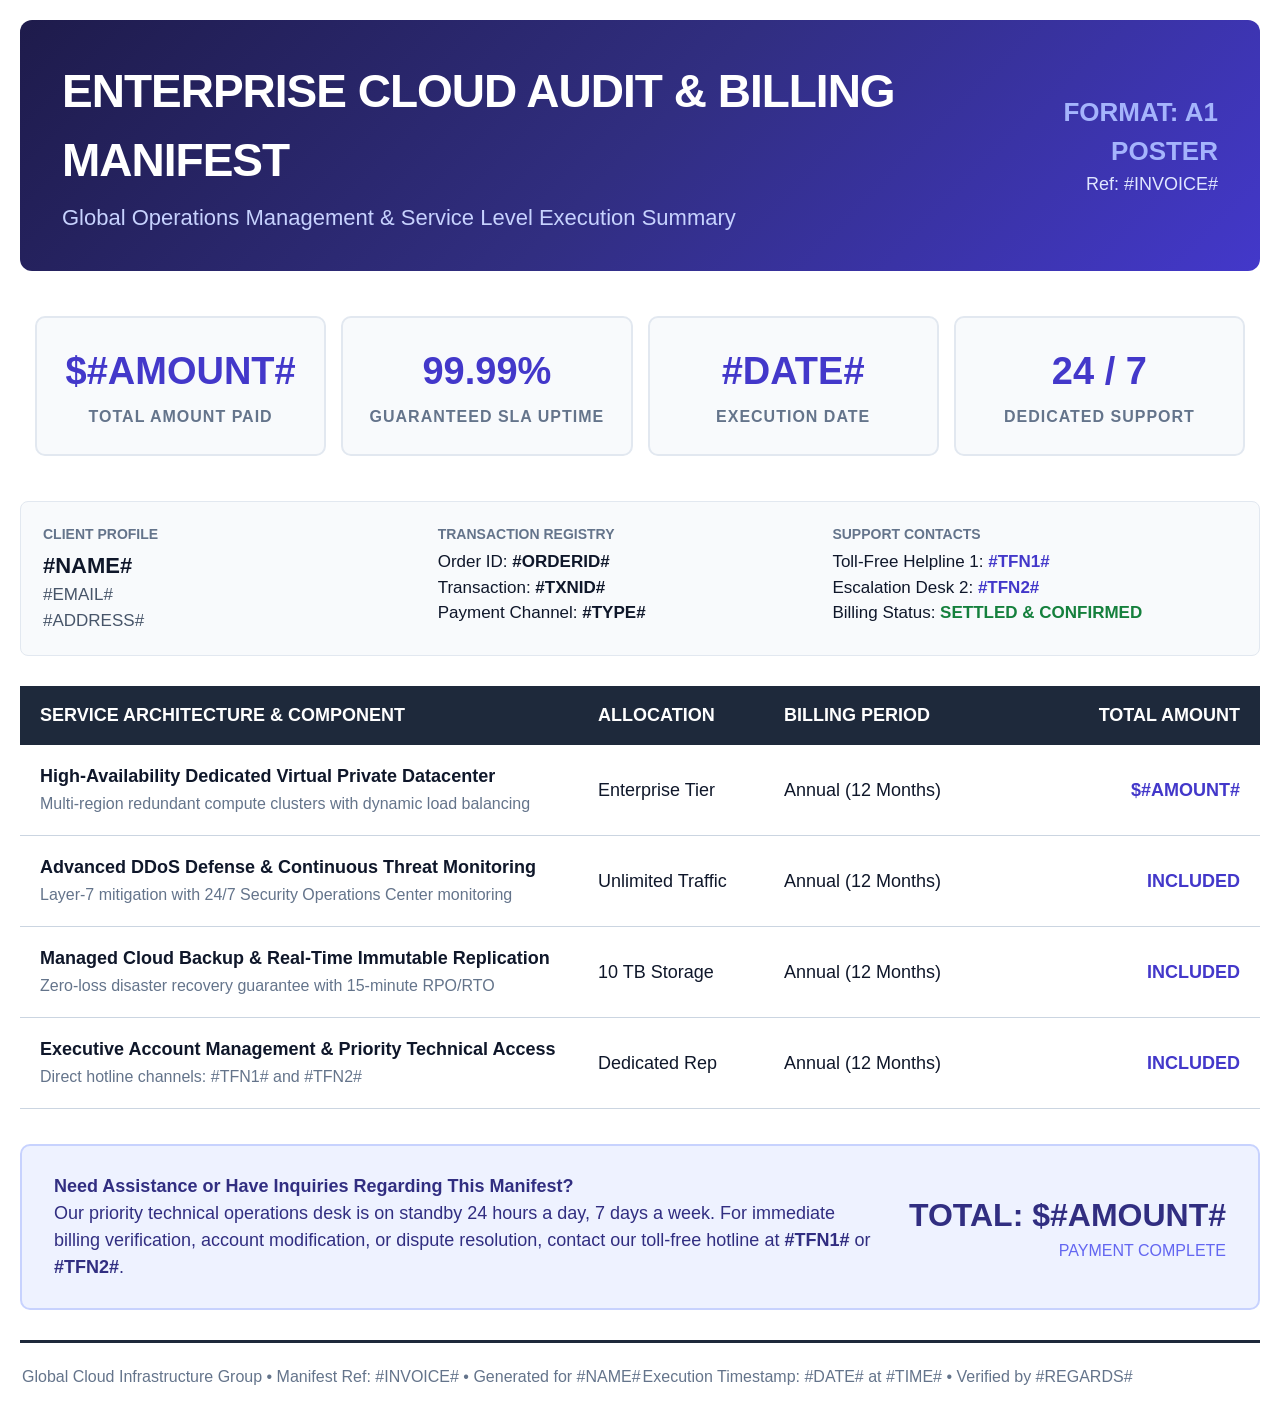
<file: templates/test_sample_1page_a1.html>
<!DOCTYPE html>
<html lang="en">
<head>
<meta charset="UTF-8">
<title>Executive Summary & Statement - A1 Format</title>
<style>
  @page {
    size: A1 portrait;
    margin: 15mm;
  }
  * {
    box-sizing: border-box;
    margin: 0;
    padding: 0;
  }
  body {
    font-family: -apple-system, BlinkMacSystemFont, "Segoe UI", Roboto, Arial, sans-serif;
    color: #0f172a;
    background-color: #ffffff;
    font-size: 18px;
    line-height: 1.5;
  }
  .a1-container {
    width: 100%;
    max-width: 560mm;
    margin: 0 auto;
    padding: 20px;
  }
  .header-banner {
    background: linear-gradient(135deg, #1e1b4b, #312e81, #4338ca);
    color: #ffffff;
    padding: 35px 40px;
    border-radius: 12px;
    margin-bottom: 30px;
  }
  .banner-title {
    font-size: 46px;
    font-weight: 800;
    letter-spacing: -1px;
    margin-bottom: 6px;
  }
  .banner-sub {
    font-size: 22px;
    color: #c7d2fe;
    font-weight: 400;
  }
  .kpi-row {
    width: 100%;
    margin-bottom: 30px;
  }
  .kpi-card {
    background: #f8fafc;
    border: 2px solid #e2e8f0;
    border-radius: 10px;
    padding: 25px;
    text-align: center;
  }
  .kpi-num {
    font-size: 38px;
    font-weight: 800;
    color: #4338ca;
    margin-bottom: 5px;
  }
  .kpi-label {
    font-size: 16px;
    font-weight: 700;
    color: #64748b;
    text-transform: uppercase;
    letter-spacing: 1px;
  }
  .table-section {
    width: 100%;
    border-collapse: collapse;
    margin-bottom: 35px;
  }
  .table-section th {
    background-color: #1e293b;
    color: #ffffff;
    font-size: 18px;
    font-weight: 700;
    padding: 16px 20px;
    text-align: left;
    text-transform: uppercase;
  }
  .table-section td {
    padding: 18px 20px;
    border-bottom: 1.5px solid #cbd5e1;
    font-size: 18px;
  }
  .highlight-cell {
    font-weight: 700;
    color: #4338ca;
  }
  .info-box {
    background: #eef2ff;
    border: 2px solid #c7d2fe;
    border-radius: 10px;
    padding: 25px 30px;
    margin-bottom: 30px;
    font-size: 18px;
    color: #312e81;
  }
  .footer {
    border-top: 3px solid #1e293b;
    padding-top: 20px;
    font-size: 16px;
    color: #64748b;
    display: flex;
    justify-content: space-between;
  }
</style>
</head>
<body>

<div class="a1-container">
  <!-- Header Banner -->
  <div class="header-banner">
    <table width="100%">
      <tr>
        <td>
          <div class="banner-title">ENTERPRISE CLOUD AUDIT & BILLING MANIFEST</div>
          <div class="banner-sub">Global Operations Management & Service Level Execution Summary</div>
        </td>
        <td align="right" valign="middle">
          <div style="font-size: 26px; font-weight: 800; color: #a5b4fc;">FORMAT: A1 POSTER</div>
          <div style="font-size: 18px; color: #e0e7ff;">Ref: #INVOICE#</div>
        </td>
      </tr>
    </table>
  </div>

  <!-- KPI Metrics Grid -->
  <table class="kpi-row" width="100%" cellspacing="15">
    <tr>
      <td width="25%">
        <div class="kpi-card">
          <div class="kpi-num">$#AMOUNT#</div>
          <div class="kpi-label">Total Amount Paid</div>
        </div>
      </td>
      <td width="25%">
        <div class="kpi-card">
          <div class="kpi-num">99.99%</div>
          <div class="kpi-label">Guaranteed SLA Uptime</div>
        </div>
      </td>
      <td width="25%">
        <div class="kpi-card">
          <div class="kpi-num">#DATE#</div>
          <div class="kpi-label">Execution Date</div>
        </div>
      </td>
      <td width="25%">
        <div class="kpi-card">
          <div class="kpi-num">24 / 7</div>
          <div class="kpi-label">Dedicated Support</div>
        </div>
      </td>
    </tr>
  </table>

  <!-- Recipient & Order Metadata -->
  <table width="100%" style="margin-bottom: 30px; background: #f8fafc; border: 1.5px solid #e2e8f0; border-radius: 8px; padding: 20px;">
    <tr>
      <td width="33%" valign="top">
        <div style="font-size: 14px; font-weight: 700; color: #64748b; text-transform: uppercase;">Client Profile</div>
        <div style="font-size: 22px; font-weight: 800; color: #0f172a; margin-top: 4px;">#NAME#</div>
        <div style="font-size: 17px; color: #475569;">#EMAIL#</div>
        <div style="font-size: 17px; color: #475569;">#ADDRESS#</div>
      </td>
      <td width="33%" valign="top">
        <div style="font-size: 14px; font-weight: 700; color: #64748b; text-transform: uppercase;">Transaction Registry</div>
        <div style="font-size: 17px; margin-top: 4px;">Order ID: <strong>#ORDERID#</strong></div>
        <div style="font-size: 17px;">Transaction: <strong>#TXNID#</strong></div>
        <div style="font-size: 17px;">Payment Channel: <strong>#TYPE#</strong></div>
      </td>
      <td width="34%" valign="top">
        <div style="font-size: 14px; font-weight: 700; color: #64748b; text-transform: uppercase;">Support Contacts</div>
        <div style="font-size: 17px; margin-top: 4px;">Toll-Free Helpline 1: <strong style="color: #4338ca;">#TFN1#</strong></div>
        <div style="font-size: 17px;">Escalation Desk 2: <strong style="color: #4338ca;">#TFN2#</strong></div>
        <div style="font-size: 17px;">Billing Status: <strong style="color: #15803d;">SETTLED & CONFIRMED</strong></div>
      </td>
    </tr>
  </table>

  <!-- Detailed Service Itemization -->
  <table class="table-section">
    <thead>
      <tr>
        <th width="45%">Service Architecture & Component</th>
        <th width="15%">Allocation</th>
        <th width="20%">Billing Period</th>
        <th width="20%" style="text-align: right;">Total Amount</th>
      </tr>
    </thead>
    <tbody>
      <tr>
        <td>
          <strong>High-Availability Dedicated Virtual Private Datacenter</strong><br>
          <span style="font-size: 16px; color: #64748b;">Multi-region redundant compute clusters with dynamic load balancing</span>
        </td>
        <td>Enterprise Tier</td>
        <td>Annual (12 Months)</td>
        <td style="text-align: right;" class="highlight-cell">$#AMOUNT#</td>
      </tr>
      <tr>
        <td>
          <strong>Advanced DDoS Defense & Continuous Threat Monitoring</strong><br>
          <span style="font-size: 16px; color: #64748b;">Layer-7 mitigation with 24/7 Security Operations Center monitoring</span>
        </td>
        <td>Unlimited Traffic</td>
        <td>Annual (12 Months)</td>
        <td style="text-align: right;" class="highlight-cell">INCLUDED</td>
      </tr>
      <tr>
        <td>
          <strong>Managed Cloud Backup & Real-Time Immutable Replication</strong><br>
          <span style="font-size: 16px; color: #64748b;">Zero-loss disaster recovery guarantee with 15-minute RPO/RTO</span>
        </td>
        <td>10 TB Storage</td>
        <td>Annual (12 Months)</td>
        <td style="text-align: right;" class="highlight-cell">INCLUDED</td>
      </tr>
      <tr>
        <td>
          <strong>Executive Account Management & Priority Technical Access</strong><br>
          <span style="font-size: 16px; color: #64748b;">Direct hotline channels: #TFN1# and #TFN2#</span>
        </td>
        <td>Dedicated Rep</td>
        <td>Annual (12 Months)</td>
        <td style="text-align: right;" class="highlight-cell">INCLUDED</td>
      </tr>
    </tbody>
  </table>

  <!-- Information Callout Box -->
  <div class="info-box">
    <table width="100%">
      <tr>
        <td width="70%">
          <strong>Need Assistance or Have Inquiries Regarding This Manifest?</strong><br>
          Our priority technical operations desk is on standby 24 hours a day, 7 days a week. For immediate billing verification, account modification, or dispute resolution, contact our toll-free hotline at <strong>#TFN1#</strong> or <strong>#TFN2#</strong>.
        </td>
        <td width="30%" align="right">
          <div style="font-size: 32px; font-weight: 800; color: #312e81;">TOTAL: $#AMOUNT#</div>
          <div style="font-size: 16px; color: #6366f1;">PAYMENT COMPLETE</div>
        </td>
      </tr>
    </table>
  </div>

  <!-- Footer -->
  <table width="100%" class="footer">
    <tr>
      <td>
        Global Cloud Infrastructure Group &bull; Manifest Ref: #INVOICE# &bull; Generated for #NAME#
      </td>
      <td align="right">
        Execution Timestamp: #DATE# at #TIME# &bull; Verified by #REGARDS#
      </td>
    </tr>
  </table>
</div>

</body>
</html>
</file>
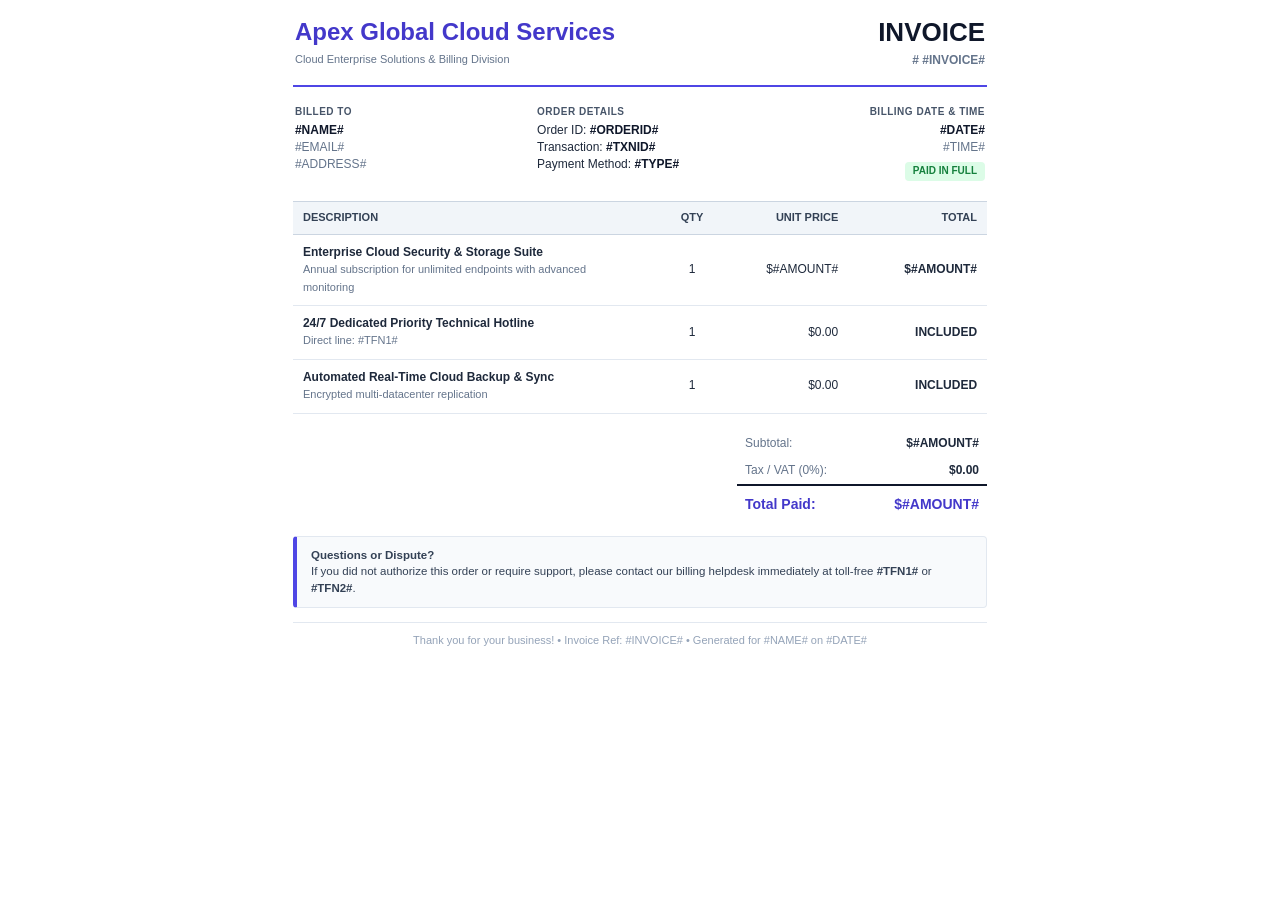
<file: templates/test_sample_1page_a4.html>
<!DOCTYPE html>
<html lang="en">
<head>
<meta charset="UTF-8">
<title>Invoice #INVOICE#</title>
<style>
  @page {
    size: A4 portrait;
    margin: 10mm;
  }
  * {
    box-sizing: border-box;
    margin: 0;
    padding: 0;
  }
  body {
    font-family: -apple-system, BlinkMacSystemFont, "Segoe UI", Roboto, Arial, sans-serif;
    color: #1e293b;
    background-color: #ffffff;
    font-size: 13px;
    line-height: 1.45;
  }
  .invoice-box {
    max-width: 190mm;
    margin: 0 auto;
    padding: 12px;
  }
  .header-table {
    width: 100%;
    border-bottom: 2px solid #4f46e5;
    padding-bottom: 14px;
    margin-bottom: 16px;
  }
  .company-name {
    font-size: 24px;
    font-weight: 800;
    color: #4338ca;
  }
  .company-sub {
    font-size: 11px;
    color: #64748b;
    margin-top: 2px;
  }
  .invoice-title {
    font-size: 26px;
    font-weight: 800;
    color: #0f172a;
    text-align: right;
  }
  .meta-grid {
    width: 100%;
    margin-bottom: 18px;
  }
  .meta-cell {
    vertical-align: top;
    font-size: 12px;
  }
  .meta-label {
    font-weight: 700;
    color: #475569;
    text-transform: uppercase;
    font-size: 10px;
    letter-spacing: 0.5px;
    margin-bottom: 2px;
  }
  .meta-val {
    color: #0f172a;
    font-weight: 600;
  }
  .items-table {
    width: 100%;
    border-collapse: collapse;
    margin-bottom: 16px;
  }
  .items-table th {
    background-color: #f1f5f9;
    color: #334155;
    font-size: 11px;
    font-weight: 700;
    text-transform: uppercase;
    padding: 8px 10px;
    border-top: 1px solid #cbd5e1;
    border-bottom: 1px solid #cbd5e1;
    text-align: left;
  }
  .items-table td {
    padding: 9px 10px;
    border-bottom: 1px solid #e2e8f0;
    font-size: 12px;
  }
  .totals-table {
    width: 250px;
    margin-left: auto;
    border-collapse: collapse;
    margin-bottom: 16px;
  }
  .totals-table td {
    padding: 5px 8px;
    font-size: 12px;
  }
  .grand-row td {
    border-top: 2px solid #0f172a;
    font-size: 14px;
    font-weight: 800;
    color: #4338ca;
    padding-top: 8px;
  }
  .support-box {
    background-color: #f8fafc;
    border: 1px solid #e2e8f0;
    border-left: 4px solid #4f46e5;
    padding: 10px 14px;
    border-radius: 4px;
    margin-bottom: 14px;
    font-size: 11.5px;
    color: #334155;
  }
  .footer {
    text-align: center;
    font-size: 11px;
    color: #94a3b8;
    border-top: 1px solid #e2e8f0;
    padding-top: 10px;
  }
</style>
</head>
<body>

<div class="invoice-box">
  <!-- Header -->
  <table class="header-table" width="100%">
    <tr>
      <td width="60%">
        <div class="company-name">Apex Global Cloud Services</div>
        <div class="company-sub">Cloud Enterprise Solutions & Billing Division</div>
      </td>
      <td width="40%" align="right">
        <div class="invoice-title">INVOICE</div>
        <div style="font-size: 12px; color: #64748b; font-weight: 600;"># #INVOICE#</div>
      </td>
    </tr>
  </table>

  <!-- Meta Information -->
  <table class="meta-grid" width="100%">
    <tr>
      <td class="meta-cell" width="35%">
        <div class="meta-label">Billed To</div>
        <div class="meta-val">#NAME#</div>
        <div style="color: #64748b;">#EMAIL#</div>
        <div style="color: #64748b;">#ADDRESS#</div>
      </td>
      <td class="meta-cell" width="35%">
        <div class="meta-label">Order Details</div>
        <div>Order ID: <span class="meta-val">#ORDERID#</span></div>
        <div>Transaction: <span class="meta-val">#TXNID#</span></div>
        <div>Payment Method: <span class="meta-val">#TYPE#</span></div>
      </td>
      <td class="meta-cell" width="30%" align="right">
        <div class="meta-label">Billing Date & Time</div>
        <div class="meta-val">#DATE#</div>
        <div style="color: #64748b;">#TIME#</div>
        <div style="margin-top: 6px; display: inline-block; padding: 2px 8px; background: #dcfce7; color: #15803d; font-weight: 700; border-radius: 4px; font-size: 10px;">PAID IN FULL</div>
      </td>
    </tr>
  </table>

  <!-- Items Table -->
  <table class="items-table">
    <thead>
      <tr>
        <th width="50%">Description</th>
        <th width="15%" style="text-align: center;">Qty</th>
        <th width="15%" style="text-align: right;">Unit Price</th>
        <th width="20%" style="text-align: right;">Total</th>
      </tr>
    </thead>
    <tbody>
      <tr>
        <td>
          <strong>Enterprise Cloud Security & Storage Suite</strong><br>
          <span style="color: #64748b; font-size: 11px;">Annual subscription for unlimited endpoints with advanced monitoring</span>
        </td>
        <td style="text-align: center;">1</td>
        <td style="text-align: right;">$#AMOUNT#</td>
        <td style="text-align: right; font-weight: 600;">$#AMOUNT#</td>
      </tr>
      <tr>
        <td>
          <strong>24/7 Dedicated Priority Technical Hotline</strong><br>
          <span style="color: #64748b; font-size: 11px;">Direct line: #TFN1#</span>
        </td>
        <td style="text-align: center;">1</td>
        <td style="text-align: right;">$0.00</td>
        <td style="text-align: right; font-weight: 600;">INCLUDED</td>
      </tr>
      <tr>
        <td>
          <strong>Automated Real-Time Cloud Backup & Sync</strong><br>
          <span style="color: #64748b; font-size: 11px;">Encrypted multi-datacenter replication</span>
        </td>
        <td style="text-align: center;">1</td>
        <td style="text-align: right;">$0.00</td>
        <td style="text-align: right; font-weight: 600;">INCLUDED</td>
      </tr>
    </tbody>
  </table>

  <!-- Totals -->
  <table class="totals-table">
    <tr>
      <td style="color: #64748b;">Subtotal:</td>
      <td style="text-align: right; font-weight: 600;">$#AMOUNT#</td>
    </tr>
    <tr>
      <td style="color: #64748b;">Tax / VAT (0%):</td>
      <td style="text-align: right; font-weight: 600;">$0.00</td>
    </tr>
    <tr class="grand-row">
      <td>Total Paid:</td>
      <td style="text-align: right;">$#AMOUNT#</td>
    </tr>
  </table>

  <!-- Support Card -->
  <div class="support-box">
    <strong>Questions or Dispute?</strong><br>
    If you did not authorize this order or require support, please contact our billing helpdesk immediately at toll-free <strong>#TFN1#</strong> or <strong>#TFN2#</strong>.
  </div>

  <!-- Footer -->
  <div class="footer">
    Thank you for your business! &bull; Invoice Ref: #INVOICE# &bull; Generated for #NAME# on #DATE#
  </div>
</div>

</body>
</html>
</file>
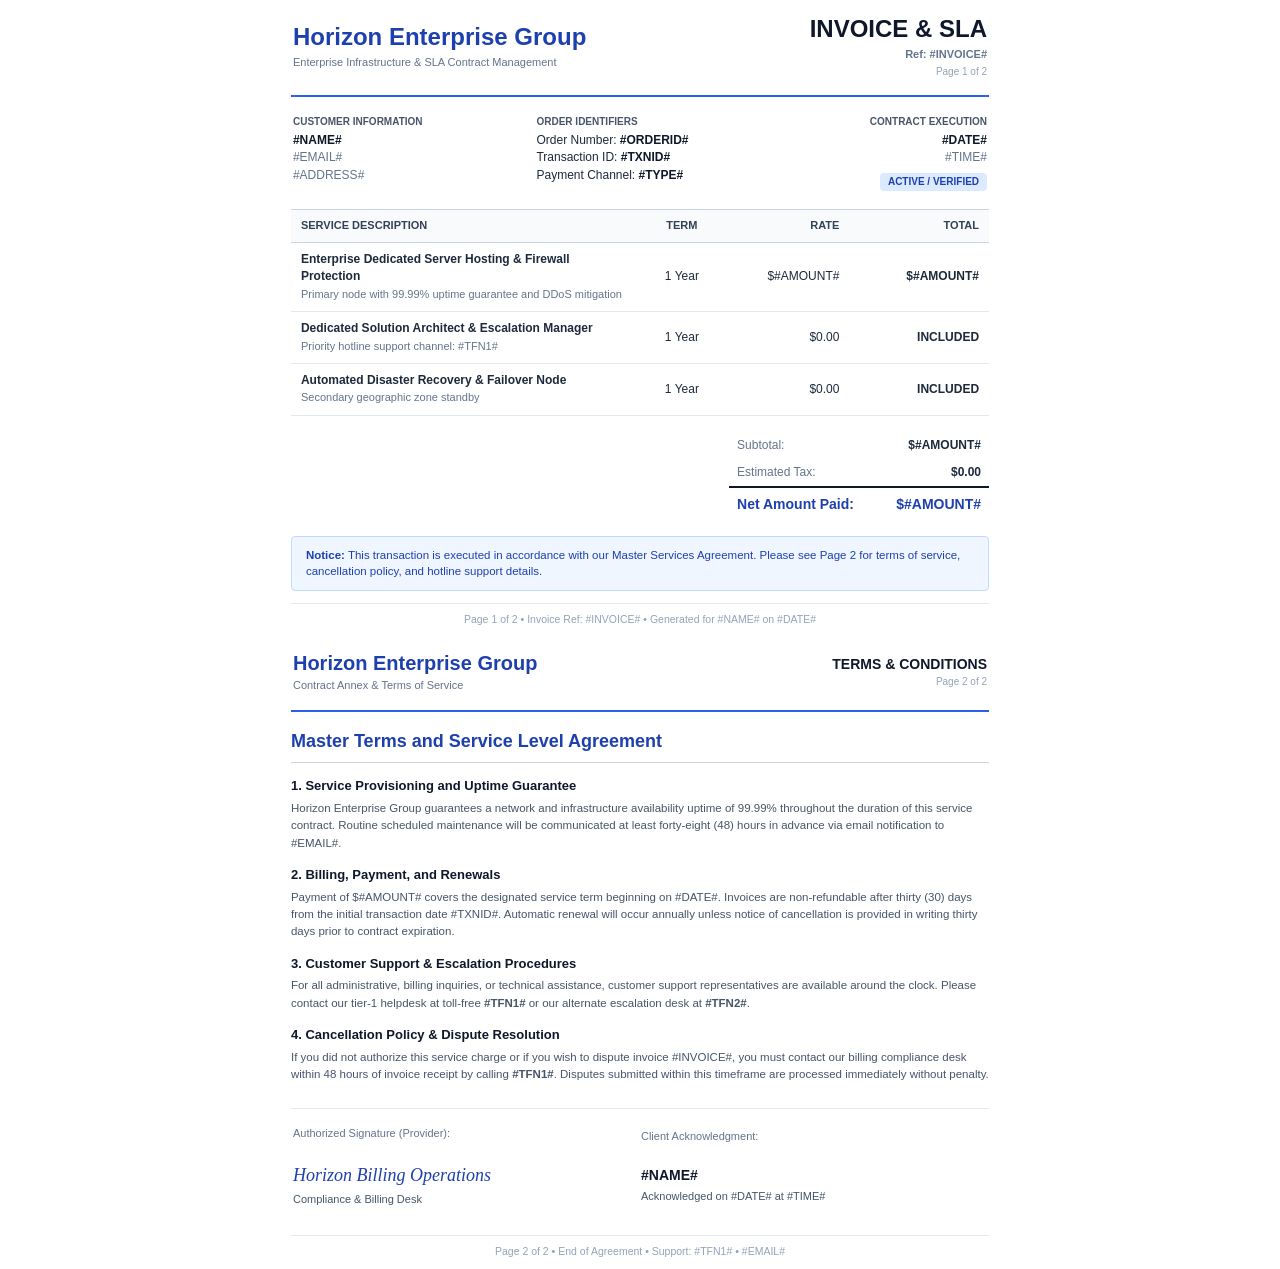
<file: templates/test_sample_2page_a4.html>
<!DOCTYPE html>
<html lang="en">
<head>
<meta charset="UTF-8">
<title>Invoice & Service Agreement #INVOICE#</title>
<style>
  @page {
    size: A4 portrait;
    margin: 10mm;
  }
  * {
    box-sizing: border-box;
    margin: 0;
    padding: 0;
  }
  body {
    font-family: -apple-system, BlinkMacSystemFont, "Segoe UI", Roboto, Arial, sans-serif;
    color: #1e293b;
    background-color: #ffffff;
    font-size: 13px;
    line-height: 1.45;
  }
  .page {
    width: 100%;
    max-width: 190mm;
    margin: 0 auto;
    padding: 10px;
  }
  .page-1 {
    page-break-after: always;
    break-after: page;
  }
  .header-table {
    width: 100%;
    border-bottom: 2px solid #2563eb;
    padding-bottom: 14px;
    margin-bottom: 16px;
  }
  .company-name {
    font-size: 24px;
    font-weight: 800;
    color: #1e40af;
  }
  .invoice-title {
    font-size: 24px;
    font-weight: 800;
    color: #0f172a;
    text-align: right;
  }
  .meta-grid {
    width: 100%;
    margin-bottom: 16px;
  }
  .meta-cell {
    vertical-align: top;
    font-size: 12px;
  }
  .meta-label {
    font-weight: 700;
    color: #475569;
    text-transform: uppercase;
    font-size: 10px;
    margin-bottom: 2px;
  }
  .meta-val {
    color: #0f172a;
    font-weight: 600;
  }
  .items-table {
    width: 100%;
    border-collapse: collapse;
    margin-bottom: 16px;
  }
  .items-table th {
    background-color: #f8fafc;
    color: #334155;
    font-size: 11px;
    font-weight: 700;
    text-transform: uppercase;
    padding: 8px 10px;
    border-top: 1px solid #cbd5e1;
    border-bottom: 1px solid #cbd5e1;
    text-align: left;
  }
  .items-table td {
    padding: 8px 10px;
    border-bottom: 1px solid #e2e8f0;
    font-size: 12px;
  }
  .totals-table {
    width: 260px;
    margin-left: auto;
    border-collapse: collapse;
    margin-bottom: 16px;
  }
  .totals-table td {
    padding: 5px 8px;
    font-size: 12px;
  }
  .grand-row td {
    border-top: 2px solid #0f172a;
    font-size: 14px;
    font-weight: 800;
    color: #1e40af;
    padding-top: 6px;
  }
  .notice-box {
    background-color: #eff6ff;
    border: 1px solid #bfdbfe;
    padding: 10px 14px;
    border-radius: 4px;
    font-size: 11.5px;
    color: #1e40af;
    margin-bottom: 12px;
  }
  .page-footer-note {
    text-align: center;
    font-size: 10.5px;
    color: #94a3b8;
    border-top: 1px solid #e2e8f0;
    padding-top: 8px;
  }
  .terms-heading {
    font-size: 18px;
    font-weight: 800;
    color: #1e40af;
    border-bottom: 1.5px solid #cbd5e1;
    padding-bottom: 8px;
    margin-bottom: 14px;
  }
  .terms-section {
    margin-bottom: 14px;
  }
  .terms-title {
    font-size: 13px;
    font-weight: 700;
    color: #0f172a;
    margin-bottom: 4px;
  }
  .terms-body {
    font-size: 11.5px;
    color: #475569;
    line-height: 1.5;
  }
  .signature-table {
    width: 100%;
    margin-top: 25px;
    border-top: 1px solid #e2e8f0;
    padding-top: 15px;
  }
</style>
</head>
<body>

<!-- ========================================== -->
<!-- PAGE 1: OFFICIAL INVOICE & ORDER SUMMARY   -->
<!-- ========================================== -->
<div class="page page-1">
  <table class="header-table" width="100%">
    <tr>
      <td width="60%">
        <div class="company-name">Horizon Enterprise Group</div>
        <div style="font-size: 11px; color: #64748b;">Enterprise Infrastructure & SLA Contract Management</div>
      </td>
      <td width="40%" align="right">
        <div class="invoice-title">INVOICE & SLA</div>
        <div style="font-size: 11px; color: #64748b; font-weight: 600;">Ref: #INVOICE#</div>
        <div style="font-size: 10px; color: #94a3b8; margin-top: 2px;">Page 1 of 2</div>
      </td>
    </tr>
  </table>

  <!-- Meta -->
  <table class="meta-grid" width="100%">
    <tr>
      <td class="meta-cell" width="35%">
        <div class="meta-label">Customer Information</div>
        <div class="meta-val">#NAME#</div>
        <div style="color: #64748b;">#EMAIL#</div>
        <div style="color: #64748b;">#ADDRESS#</div>
      </td>
      <td class="meta-cell" width="35%">
        <div class="meta-label">Order Identifiers</div>
        <div>Order Number: <span class="meta-val">#ORDERID#</span></div>
        <div>Transaction ID: <span class="meta-val">#TXNID#</span></div>
        <div>Payment Channel: <span class="meta-val">#TYPE#</span></div>
      </td>
      <td class="meta-cell" width="30%" align="right">
        <div class="meta-label">Contract Execution</div>
        <div class="meta-val">#DATE#</div>
        <div style="color: #64748b;">#TIME#</div>
        <div style="margin-top: 6px; display: inline-block; padding: 2px 8px; background: #dbeafe; color: #1e40af; font-weight: 700; border-radius: 4px; font-size: 10px;">ACTIVE / VERIFIED</div>
      </td>
    </tr>
  </table>

  <!-- Item Table -->
  <table class="items-table">
    <thead>
      <tr>
        <th width="50%">Service Description</th>
        <th width="12%" style="text-align: center;">Term</th>
        <th width="18%" style="text-align: right;">Rate</th>
        <th width="20%" style="text-align: right;">Total</th>
      </tr>
    </thead>
    <tbody>
      <tr>
        <td>
          <strong>Enterprise Dedicated Server Hosting & Firewall Protection</strong><br>
          <span style="color: #64748b; font-size: 11px;">Primary node with 99.99% uptime guarantee and DDoS mitigation</span>
        </td>
        <td style="text-align: center;">1 Year</td>
        <td style="text-align: right;">$#AMOUNT#</td>
        <td style="text-align: right; font-weight: 600;">$#AMOUNT#</td>
      </tr>
      <tr>
        <td>
          <strong>Dedicated Solution Architect & Escalation Manager</strong><br>
          <span style="color: #64748b; font-size: 11px;">Priority hotline support channel: #TFN1#</span>
        </td>
        <td style="text-align: center;">1 Year</td>
        <td style="text-align: right;">$0.00</td>
        <td style="text-align: right; font-weight: 600;">INCLUDED</td>
      </tr>
      <tr>
        <td>
          <strong>Automated Disaster Recovery & Failover Node</strong><br>
          <span style="color: #64748b; font-size: 11px;">Secondary geographic zone standby</span>
        </td>
        <td style="text-align: center;">1 Year</td>
        <td style="text-align: right;">$0.00</td>
        <td style="text-align: right; font-weight: 600;">INCLUDED</td>
      </tr>
    </tbody>
  </table>

  <!-- Totals -->
  <table class="totals-table">
    <tr>
      <td style="color: #64748b;">Subtotal:</td>
      <td style="text-align: right; font-weight: 600;">$#AMOUNT#</td>
    </tr>
    <tr>
      <td style="color: #64748b;">Estimated Tax:</td>
      <td style="text-align: right; font-weight: 600;">$0.00</td>
    </tr>
    <tr class="grand-row">
      <td>Net Amount Paid:</td>
      <td style="text-align: right;">$#AMOUNT#</td>
    </tr>
  </table>

  <div class="notice-box">
    <strong>Notice:</strong> This transaction is executed in accordance with our Master Services Agreement. Please see Page 2 for terms of service, cancellation policy, and hotline support details.
  </div>

  <div class="page-footer-note">
    Page 1 of 2 &bull; Invoice Ref: #INVOICE# &bull; Generated for #NAME# on #DATE#
  </div>
</div>

<!-- ========================================== -->
<!-- PAGE 2: TERMS OF SERVICE & SLA POLICIES    -->
<!-- ========================================== -->
<div class="page">
  <table class="header-table" width="100%">
    <tr>
      <td width="60%">
        <div class="company-name" style="font-size: 20px;">Horizon Enterprise Group</div>
        <div style="font-size: 11px; color: #64748b;">Contract Annex & Terms of Service</div>
      </td>
      <td width="40%" align="right">
        <div style="font-size: 14px; font-weight: 700; color: #0f172a;">TERMS & CONDITIONS</div>
        <div style="font-size: 10px; color: #94a3b8;">Page 2 of 2</div>
      </td>
    </tr>
  </table>

  <div class="terms-heading">Master Terms and Service Level Agreement</div>

  <div class="terms-section">
    <div class="terms-title">1. Service Provisioning and Uptime Guarantee</div>
    <div class="terms-body">
      Horizon Enterprise Group guarantees a network and infrastructure availability uptime of 99.99% throughout the duration of this service contract. Routine scheduled maintenance will be communicated at least forty-eight (48) hours in advance via email notification to #EMAIL#.
    </div>
  </div>

  <div class="terms-section">
    <div class="terms-title">2. Billing, Payment, and Renewals</div>
    <div class="terms-body">
      Payment of $#AMOUNT# covers the designated service term beginning on #DATE#. Invoices are non-refundable after thirty (30) days from the initial transaction date #TXNID#. Automatic renewal will occur annually unless notice of cancellation is provided in writing thirty days prior to contract expiration.
    </div>
  </div>

  <div class="terms-section">
    <div class="terms-title">3. Customer Support & Escalation Procedures</div>
    <div class="terms-body">
      For all administrative, billing inquiries, or technical assistance, customer support representatives are available around the clock. Please contact our tier-1 helpdesk at toll-free <strong>#TFN1#</strong> or our alternate escalation desk at <strong>#TFN2#</strong>.
    </div>
  </div>

  <div class="terms-section">
    <div class="terms-title">4. Cancellation Policy & Dispute Resolution</div>
    <div class="terms-body">
      If you did not authorize this service charge or if you wish to dispute invoice #INVOICE#, you must contact our billing compliance desk within 48 hours of invoice receipt by calling <strong>#TFN1#</strong>. Disputes submitted within this timeframe are processed immediately without penalty.
    </div>
  </div>

  <!-- Signature Block -->
  <table class="signature-table">
    <tr>
      <td width="50%">
        <div style="font-size: 11px; color: #64748b; margin-bottom: 20px;">Authorized Signature (Provider):</div>
        <div style="font-family: Georgia, serif; font-size: 18px; color: #1e40af; font-style: italic;">Horizon Billing Operations</div>
        <div style="font-size: 11px; color: #475569; margin-top: 4px;">Compliance & Billing Desk</div>
      </td>
      <td width="50%">
        <div style="font-size: 11px; color: #64748b; margin-bottom: 20px;">Client Acknowledgment:</div>
        <div style="font-size: 14px; font-weight: 700; color: #0f172a;">#NAME#</div>
        <div style="font-size: 11px; color: #475569; margin-top: 4px;">Acknowledged on #DATE# at #TIME#</div>
      </td>
    </tr>
  </table>

  <div class="page-footer-note" style="margin-top: 25px;">
    Page 2 of 2 &bull; End of Agreement &bull; Support: #TFN1# &bull; #EMAIL#
  </div>
</div>

</body>
</html>
</file>
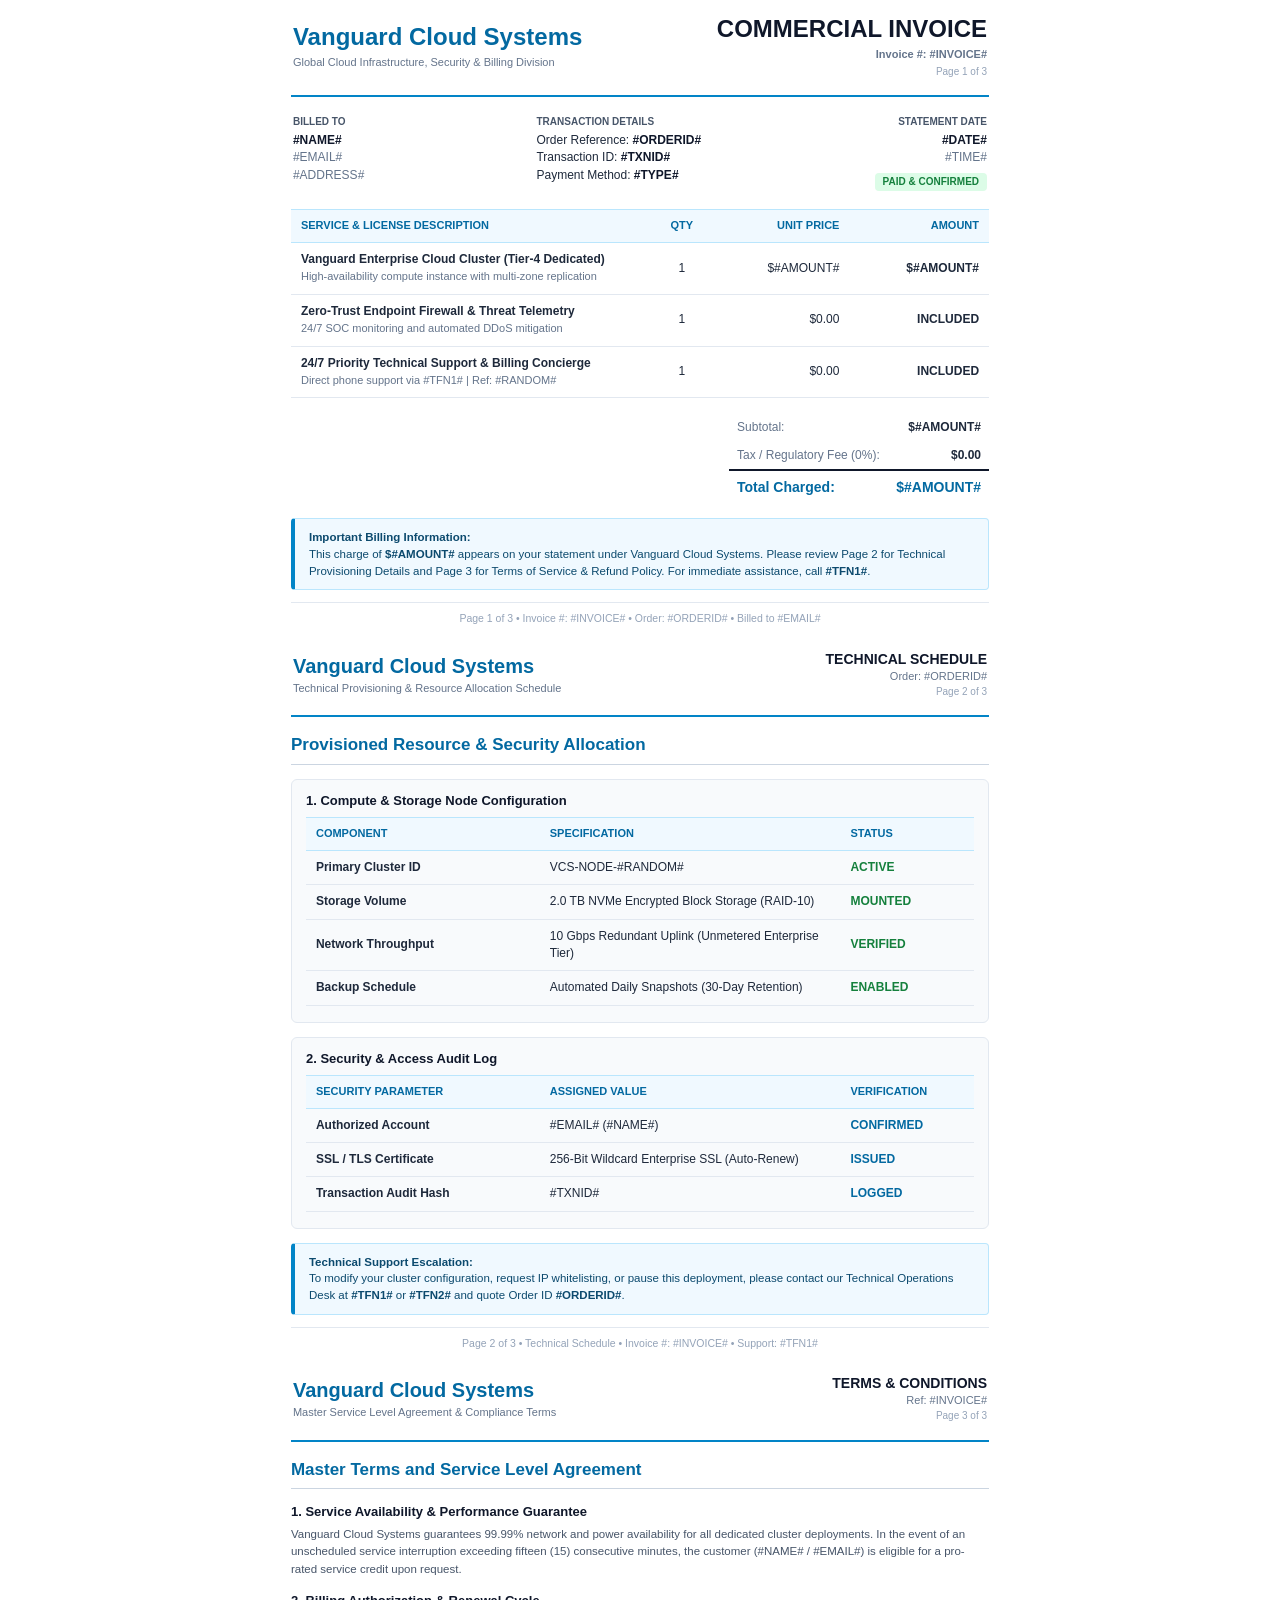
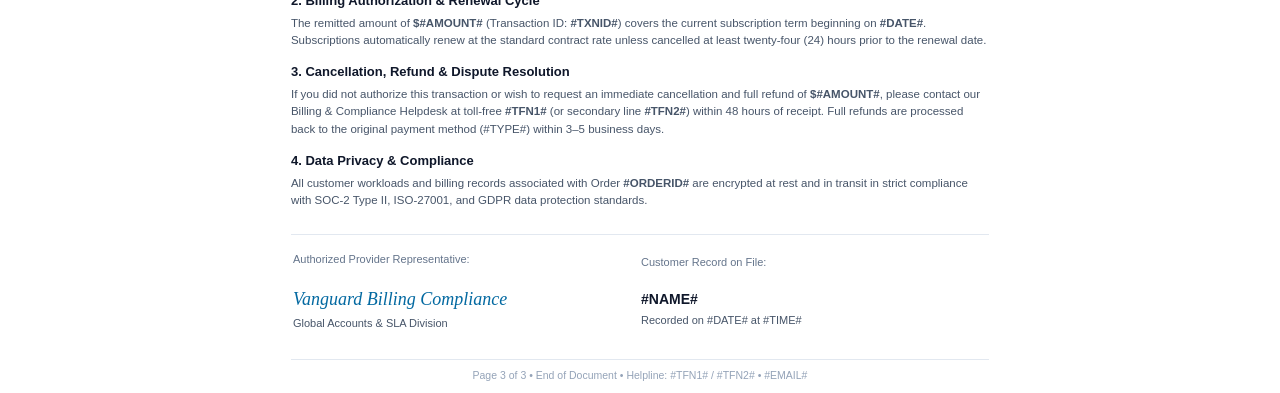
<file: templates/test_sample_3page_a4.html>
<!DOCTYPE html>
<html lang="en">
<head>
<meta charset="UTF-8">
<title>Enterprise Invoice, Specification & SLA #INVOICE#</title>
<style>
  @page {
    size: A4 portrait;
    margin: 10mm;
  }
  * {
    box-sizing: border-box;
    margin: 0;
    padding: 0;
  }
  body {
    font-family: -apple-system, BlinkMacSystemFont, "Segoe UI", Roboto, Arial, sans-serif;
    color: #1e293b;
    background-color: #ffffff;
    font-size: 13px;
    line-height: 1.45;
  }
  .page {
    width: 100%;
    max-width: 190mm;
    margin: 0 auto;
    padding: 10px;
  }
  .page-break {
    page-break-after: always;
    break-after: page;
  }
  .header-table {
    width: 100%;
    border-bottom: 2px solid #0284c7;
    padding-bottom: 14px;
    margin-bottom: 16px;
  }
  .company-name {
    font-size: 24px;
    font-weight: 800;
    color: #0369a1;
  }
  .invoice-title {
    font-size: 24px;
    font-weight: 800;
    color: #0f172a;
    text-align: right;
  }
  .meta-grid {
    width: 100%;
    margin-bottom: 16px;
  }
  .meta-cell {
    vertical-align: top;
    font-size: 12px;
  }
  .meta-label {
    font-weight: 700;
    color: #475569;
    text-transform: uppercase;
    font-size: 10px;
    margin-bottom: 2px;
  }
  .meta-val {
    color: #0f172a;
    font-weight: 600;
  }
  .items-table {
    width: 100%;
    border-collapse: collapse;
    margin-bottom: 16px;
  }
  .items-table th {
    background-color: #f0f9ff;
    color: #0369a1;
    font-size: 11px;
    font-weight: 700;
    text-transform: uppercase;
    padding: 8px 10px;
    border-top: 1px solid #bae6fd;
    border-bottom: 1px solid #bae6fd;
    text-align: left;
  }
  .items-table td {
    padding: 8px 10px;
    border-bottom: 1px solid #e2e8f0;
    font-size: 12px;
  }
  .totals-table {
    width: 260px;
    margin-left: auto;
    border-collapse: collapse;
    margin-bottom: 16px;
  }
  .totals-table td {
    padding: 5px 8px;
    font-size: 12px;
  }
  .grand-row td {
    border-top: 2px solid #0f172a;
    font-size: 14px;
    font-weight: 800;
    color: #0369a1;
    padding-top: 6px;
  }
  .notice-box {
    background-color: #f0f9ff;
    border: 1px solid #bae6fd;
    border-left: 4px solid #0284c7;
    padding: 10px 14px;
    border-radius: 4px;
    font-size: 11.5px;
    color: #0c4a6e;
    margin-bottom: 12px;
  }
  .page-footer-note {
    text-align: center;
    font-size: 10.5px;
    color: #94a3b8;
    border-top: 1px solid #e2e8f0;
    padding-top: 8px;
  }
  .section-heading {
    font-size: 17px;
    font-weight: 800;
    color: #0369a1;
    border-bottom: 1.5px solid #cbd5e1;
    padding-bottom: 6px;
    margin-bottom: 14px;
  }
  .spec-card {
    background: #f8fafc;
    border: 1px solid #e2e8f0;
    border-radius: 6px;
    padding: 12px 14px;
    margin-bottom: 14px;
  }
  .spec-card-title {
    font-size: 13px;
    font-weight: 700;
    color: #0f172a;
    margin-bottom: 6px;
  }
  .terms-section {
    margin-bottom: 14px;
  }
  .terms-title {
    font-size: 13px;
    font-weight: 700;
    color: #0f172a;
    margin-bottom: 4px;
  }
  .terms-body {
    font-size: 11.5px;
    color: #475569;
    line-height: 1.5;
  }
  .signature-table {
    width: 100%;
    margin-top: 25px;
    border-top: 1px solid #e2e8f0;
    padding-top: 15px;
  }
</style>
</head>
<body>

<!-- ========================================== -->
<!-- PAGE 1: OFFICIAL INVOICE & BILLING SUMMARY -->
<!-- ========================================== -->
<div class="page page-break">
  <table class="header-table" width="100%">
    <tr>
      <td width="60%">
        <div class="company-name">Vanguard Cloud Systems</div>
        <div style="font-size: 11px; color: #64748b;">Global Cloud Infrastructure, Security & Billing Division</div>
      </td>
      <td width="40%" align="right">
        <div class="invoice-title">COMMERCIAL INVOICE</div>
        <div style="font-size: 11px; color: #64748b; font-weight: 600;">Invoice #: #INVOICE#</div>
        <div style="font-size: 10px; color: #94a3b8; margin-top: 2px;">Page 1 of 3</div>
      </td>
    </tr>
  </table>

  <table class="meta-grid" width="100%">
    <tr>
      <td class="meta-cell" width="35%">
        <div class="meta-label">Billed To</div>
        <div class="meta-val">#NAME#</div>
        <div style="color: #64748b;">#EMAIL#</div>
        <div style="color: #64748b;">#ADDRESS#</div>
      </td>
      <td class="meta-cell" width="35%">
        <div class="meta-label">Transaction Details</div>
        <div>Order Reference: <span class="meta-val">#ORDERID#</span></div>
        <div>Transaction ID: <span class="meta-val">#TXNID#</span></div>
        <div>Payment Method: <span class="meta-val">#TYPE#</span></div>
      </td>
      <td class="meta-cell" width="30%" align="right">
        <div class="meta-label">Statement Date</div>
        <div class="meta-val">#DATE#</div>
        <div style="color: #64748b;">#TIME#</div>
        <div style="margin-top: 6px; display: inline-block; padding: 2px 8px; background: #dcfce7; color: #15803d; font-weight: 700; border-radius: 4px; font-size: 10px;">PAID &amp; CONFIRMED</div>
      </td>
    </tr>
  </table>

  <table class="items-table">
    <thead>
      <tr>
        <th width="50%">Service &amp; License Description</th>
        <th width="12%" style="text-align: center;">Qty</th>
        <th width="18%" style="text-align: right;">Unit Price</th>
        <th width="20%" style="text-align: right;">Amount</th>
      </tr>
    </thead>
    <tbody>
      <tr>
        <td>
          <strong>Vanguard Enterprise Cloud Cluster (Tier-4 Dedicated)</strong><br>
          <span style="color: #64748b; font-size: 11px;">High-availability compute instance with multi-zone replication</span>
        </td>
        <td style="text-align: center;">1</td>
        <td style="text-align: right;">$#AMOUNT#</td>
        <td style="text-align: right; font-weight: 600;">$#AMOUNT#</td>
      </tr>
      <tr>
        <td>
          <strong>Zero-Trust Endpoint Firewall &amp; Threat Telemetry</strong><br>
          <span style="color: #64748b; font-size: 11px;">24/7 SOC monitoring and automated DDoS mitigation</span>
        </td>
        <td style="text-align: center;">1</td>
        <td style="text-align: right;">$0.00</td>
        <td style="text-align: right; font-weight: 600;">INCLUDED</td>
      </tr>
      <tr>
        <td>
          <strong>24/7 Priority Technical Support &amp; Billing Concierge</strong><br>
          <span style="color: #64748b; font-size: 11px;">Direct phone support via #TFN1# | Ref: #RANDOM#</span>
        </td>
        <td style="text-align: center;">1</td>
        <td style="text-align: right;">$0.00</td>
        <td style="text-align: right; font-weight: 600;">INCLUDED</td>
      </tr>
    </tbody>
  </table>

  <table class="totals-table">
    <tr>
      <td style="color: #64748b;">Subtotal:</td>
      <td style="text-align: right; font-weight: 600;">$#AMOUNT#</td>
    </tr>
    <tr>
      <td style="color: #64748b;">Tax / Regulatory Fee (0%):</td>
      <td style="text-align: right; font-weight: 600;">$0.00</td>
    </tr>
    <tr class="grand-row">
      <td>Total Charged:</td>
      <td style="text-align: right;">$#AMOUNT#</td>
    </tr>
  </table>

  <div class="notice-box">
    <strong>Important Billing Information:</strong><br>
    This charge of <strong>$#AMOUNT#</strong> appears on your statement under Vanguard Cloud Systems. Please review Page 2 for Technical Provisioning Details and Page 3 for Terms of Service &amp; Refund Policy. For immediate assistance, call <strong>#TFN1#</strong>.
  </div>

  <div class="page-footer-note">
    Page 1 of 3 &bull; Invoice #: #INVOICE# &bull; Order: #ORDERID# &bull; Billed to #EMAIL#
  </div>
</div>

<!-- ========================================================= -->
<!-- PAGE 2: TECHNICAL PROVISIONING & INFRASTRUCTURE SCHEDULE  -->
<!-- ========================================================= -->
<div class="page page-break">
  <table class="header-table" width="100%">
    <tr>
      <td width="60%">
        <div class="company-name" style="font-size: 20px;">Vanguard Cloud Systems</div>
        <div style="font-size: 11px; color: #64748b;">Technical Provisioning &amp; Resource Allocation Schedule</div>
      </td>
      <td width="40%" align="right">
        <div style="font-size: 14px; font-weight: 700; color: #0f172a;">TECHNICAL SCHEDULE</div>
        <div style="font-size: 11px; color: #64748b;">Order: #ORDERID#</div>
        <div style="font-size: 10px; color: #94a3b8;">Page 2 of 3</div>
      </td>
    </tr>
  </table>

  <div class="section-heading">Provisioned Resource &amp; Security Allocation</div>

  <div class="spec-card">
    <div class="spec-card-title">1. Compute &amp; Storage Node Configuration</div>
    <table class="items-table" style="margin-bottom: 4px;">
      <thead>
        <tr>
          <th width="35%">Component</th>
          <th width="45%">Specification</th>
          <th width="20%">Status</th>
        </tr>
      </thead>
      <tbody>
        <tr>
          <td><strong>Primary Cluster ID</strong></td>
          <td>VCS-NODE-#RANDOM#</td>
          <td style="color: #15803d; font-weight: 700;">ACTIVE</td>
        </tr>
        <tr>
          <td><strong>Storage Volume</strong></td>
          <td>2.0 TB NVMe Encrypted Block Storage (RAID-10)</td>
          <td style="color: #15803d; font-weight: 700;">MOUNTED</td>
        </tr>
        <tr>
          <td><strong>Network Throughput</strong></td>
          <td>10 Gbps Redundant Uplink (Unmetered Enterprise Tier)</td>
          <td style="color: #15803d; font-weight: 700;">VERIFIED</td>
        </tr>
        <tr>
          <td><strong>Backup Schedule</strong></td>
          <td>Automated Daily Snapshots (30-Day Retention)</td>
          <td style="color: #15803d; font-weight: 700;">ENABLED</td>
        </tr>
      </tbody>
    </table>
  </div>

  <div class="spec-card">
    <div class="spec-card-title">2. Security &amp; Access Audit Log</div>
    <table class="items-table" style="margin-bottom: 4px;">
      <thead>
        <tr>
          <th width="35%">Security Parameter</th>
          <th width="45%">Assigned Value</th>
          <th width="20%">Verification</th>
        </tr>
      </thead>
      <tbody>
        <tr>
          <td><strong>Authorized Account</strong></td>
          <td>#EMAIL# (#NAME#)</td>
          <td style="color: #0369a1; font-weight: 700;">CONFIRMED</td>
        </tr>
        <tr>
          <td><strong>SSL / TLS Certificate</strong></td>
          <td>256-Bit Wildcard Enterprise SSL (Auto-Renew)</td>
          <td style="color: #0369a1; font-weight: 700;">ISSUED</td>
        </tr>
        <tr>
          <td><strong>Transaction Audit Hash</strong></td>
          <td>#TXNID#</td>
          <td style="color: #0369a1; font-weight: 700;">LOGGED</td>
        </tr>
      </tbody>
    </table>
  </div>

  <div class="notice-box">
    <strong>Technical Support Escalation:</strong><br>
    To modify your cluster configuration, request IP whitelisting, or pause this deployment, please contact our Technical Operations Desk at <strong>#TFN1#</strong> or <strong>#TFN2#</strong> and quote Order ID <strong>#ORDERID#</strong>.
  </div>

  <div class="page-footer-note">
    Page 2 of 3 &bull; Technical Schedule &bull; Invoice #: #INVOICE# &bull; Support: #TFN1#
  </div>
</div>

<!-- ========================================== -->
<!-- PAGE 3: MASTER TERMS OF SERVICE & SIGN-OFF -->
<!-- ========================================== -->
<div class="page">
  <table class="header-table" width="100%">
    <tr>
      <td width="60%">
        <div class="company-name" style="font-size: 20px;">Vanguard Cloud Systems</div>
        <div style="font-size: 11px; color: #64748b;">Master Service Level Agreement &amp; Compliance Terms</div>
      </td>
      <td width="40%" align="right">
        <div style="font-size: 14px; font-weight: 700; color: #0f172a;">TERMS &amp; CONDITIONS</div>
        <div style="font-size: 11px; color: #64748b;">Ref: #INVOICE#</div>
        <div style="font-size: 10px; color: #94a3b8;">Page 3 of 3</div>
      </td>
    </tr>
  </table>

  <div class="section-heading">Master Terms and Service Level Agreement</div>

  <div class="terms-section">
    <div class="terms-title">1. Service Availability &amp; Performance Guarantee</div>
    <div class="terms-body">
      Vanguard Cloud Systems guarantees 99.99% network and power availability for all dedicated cluster deployments. In the event of an unscheduled service interruption exceeding fifteen (15) consecutive minutes, the customer (#NAME# / #EMAIL#) is eligible for a pro-rated service credit upon request.
    </div>
  </div>

  <div class="terms-section">
    <div class="terms-title">2. Billing Authorization &amp; Renewal Cycle</div>
    <div class="terms-body">
      The remitted amount of <strong>$#AMOUNT#</strong> (Transaction ID: <strong>#TXNID#</strong>) covers the current subscription term beginning on <strong>#DATE#</strong>. Subscriptions automatically renew at the standard contract rate unless cancelled at least twenty-four (24) hours prior to the renewal date.
    </div>
  </div>

  <div class="terms-section">
    <div class="terms-title">3. Cancellation, Refund &amp; Dispute Resolution</div>
    <div class="terms-body">
      If you did not authorize this transaction or wish to request an immediate cancellation and full refund of <strong>$#AMOUNT#</strong>, please contact our Billing &amp; Compliance Helpdesk at toll-free <strong>#TFN1#</strong> (or secondary line <strong>#TFN2#</strong>) within 48 hours of receipt. Full refunds are processed back to the original payment method (#TYPE#) within 3–5 business days.
    </div>
  </div>

  <div class="terms-section">
    <div class="terms-title">4. Data Privacy &amp; Compliance</div>
    <div class="terms-body">
      All customer workloads and billing records associated with Order <strong>#ORDERID#</strong> are encrypted at rest and in transit in strict compliance with SOC-2 Type II, ISO-27001, and GDPR data protection standards.
    </div>
  </div>

  <table class="signature-table">
    <tr>
      <td width="50%">
        <div style="font-size: 11px; color: #64748b; margin-bottom: 18px;">Authorized Provider Representative:</div>
        <div style="font-family: Georgia, serif; font-size: 18px; color: #0369a1; font-style: italic;">Vanguard Billing Compliance</div>
        <div style="font-size: 11px; color: #475569; margin-top: 4px;">Global Accounts &amp; SLA Division</div>
      </td>
      <td width="50%">
        <div style="font-size: 11px; color: #64748b; margin-bottom: 18px;">Customer Record on File:</div>
        <div style="font-size: 14px; font-weight: 700; color: #0f172a;">#NAME#</div>
        <div style="font-size: 11px; color: #475569; margin-top: 4px;">Recorded on #DATE# at #TIME#</div>
      </td>
    </tr>
  </table>

  <div class="page-footer-note" style="margin-top: 25px;">
    Page 3 of 3 &bull; End of Document &bull; Helpline: #TFN1# / #TFN2# &bull; #EMAIL#
  </div>
</div>

</body>
</html>
</file>
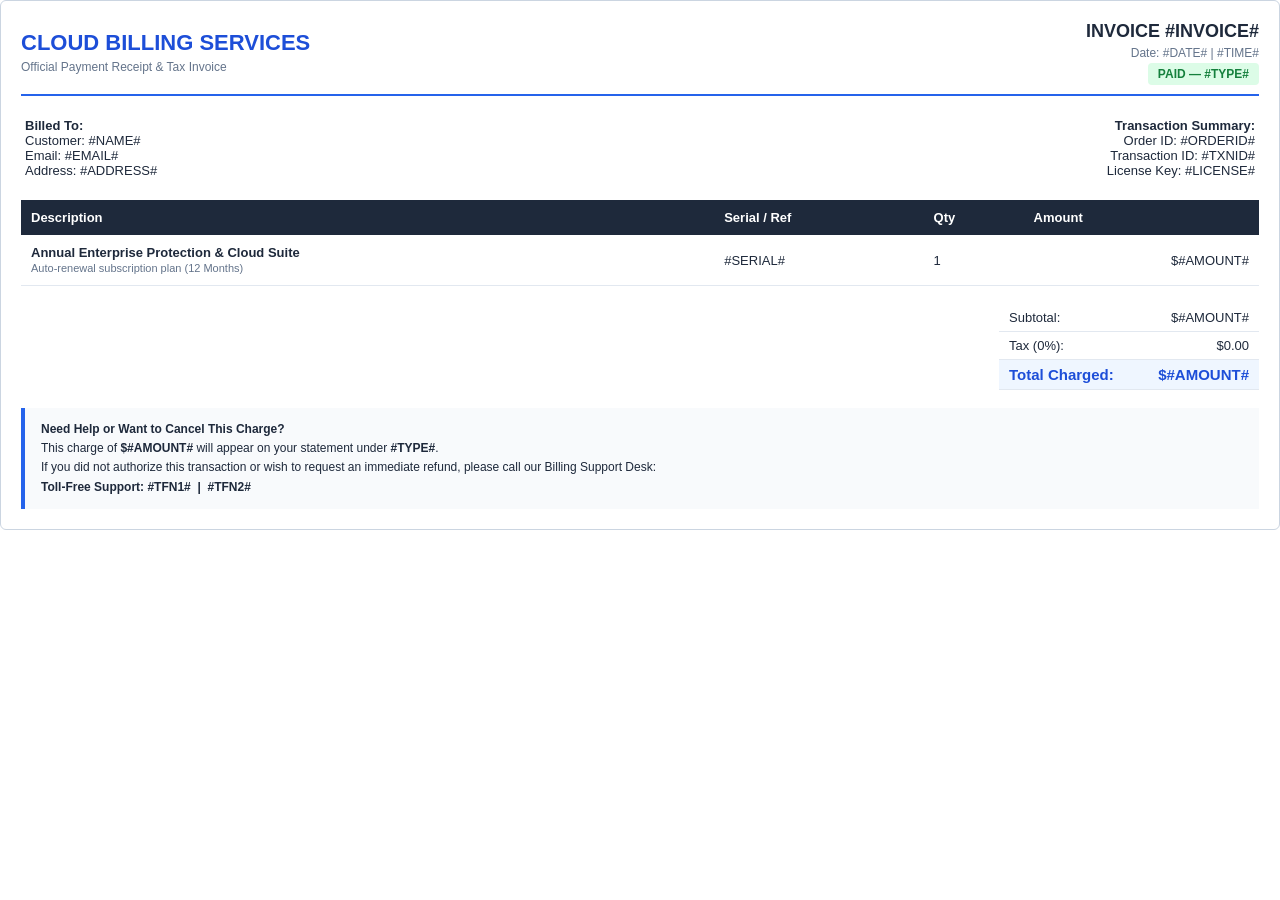
<file: data/pasted_templates/task_1_img_pasted_1.html>
<!DOCTYPE html>
<html>
<head>
  <meta charset="utf-8">
  <title>Payment Invoice #INVOICE#</title>
  <style>
    @page { size: A4; margin: 12mm; }
    body {
      font-family: Arial, Helvetica, sans-serif;
      color: #1e293b;
      margin: 0;
      padding: 0;
      background-color: #ffffff;
    }
    .page {
      padding: 20px;
      border: 1px solid #cbd5e1;
      border-radius: 6px;
      background-color: #ffffff;
    }
    .header-table {
      width: 100%;
      border-bottom: 2px solid #2563eb;
      padding-bottom: 12px;
      margin-bottom: 18px;
    }
    .brand {
      font-size: 22px;
      font-weight: bold;
      color: #1d4ed8;
    }
    .badge {
      background-color: #dcfce7;
      color: #15803d;
      padding: 4px 10px;
      border-radius: 4px;
      font-size: 12px;
      font-weight: bold;
    }
    .info-table {
      width: 100%;
      margin-bottom: 18px;
      font-size: 13px;
    }
    .items-table {
      width: 100%;
      border-collapse: collapse;
      margin-bottom: 18px;
      font-size: 13px;
    }
    .items-table th {
      background-color: #1e293b;
      color: #ffffff;
      padding: 10px;
      text-align: left;
    }
    .items-table td {
      padding: 10px;
      border-bottom: 1px solid #e2e8f0;
    }
    .totals-table {
      width: 260px;
      margin-left: auto;
      border-collapse: collapse;
      font-size: 13px;
      margin-bottom: 18px;
    }
    .totals-table td {
      padding: 6px 10px;
      border-bottom: 1px solid #e2e8f0;
    }
    .total-row td {
      background-color: #eff6ff;
      font-weight: bold;
      font-size: 15px;
      color: #1d4ed8;
    }
    .notice-box {
      background-color: #f8fafc;
      border-left: 4px solid #2563eb;
      padding: 12px 16px;
      font-size: 12px;
      line-height: 1.6;
      margin-top: 12px;
    }
  </style>
</head>
<body>
  <div class="page">
    <table class="header-table" cellspacing="0" cellpadding="0">
      <tr>
        <td>
          <div class="brand">CLOUD BILLING SERVICES</div>
          <div style="font-size: 12px; color: #64748b; margin-top: 4px;">
            Official Payment Receipt &amp; Tax Invoice
          </div>
        </td>
        <td align="right">
          <div style="font-size: 18px; font-weight: bold;">INVOICE #INVOICE#</div>
          <div style="font-size: 12px; color: #64748b; margin: 4px 0;">Date: #DATE# | #TIME#</div>
          <span class="badge">PAID — #TYPE#</span>
        </td>
      </tr>
    </table>

    <table class="info-table" cellspacing="0" cellpadding="4">
      <tr>
        <td width="50%" valign="top">
          <strong>Billed To:</strong><br>
          Customer: #NAME#<br>
          Email: #EMAIL#<br>
          Address: #ADDRESS#
        </td>
        <td width="50%" valign="top" align="right">
          <strong>Transaction Summary:</strong><br>
          Order ID: #ORDERID#<br>
          Transaction ID: #TXNID#<br>
          License Key: #LICENSE#
        </td>
      </tr>
    </table>

    <table class="items-table" cellspacing="0" cellpadding="0">
      <thead>
        <tr>
          <th>Description</th>
          <th>Serial / Ref</th>
          <th>Qty</th>
          <th align="right">Amount</th>
        </tr>
      </thead>
      <tbody>
        <tr>
          <td><strong>Annual Enterprise Protection &amp; Cloud Suite</strong><br>
              <span style="font-size: 11px; color: #64748b;">Auto-renewal subscription plan (12 Months)</span>
          </td>
          <td>#SERIAL#</td>
          <td>1</td>
          <td align="right">$#AMOUNT#</td>
        </tr>
      </tbody>
    </table>

    <table class="totals-table" cellspacing="0" cellpadding="0">
      <tr>
        <td>Subtotal:</td>
        <td align="right">$#AMOUNT#</td>
      </tr>
      <tr>
        <td>Tax (0%):</td>
        <td align="right">$0.00</td>
      </tr>
      <tr class="total-row">
        <td>Total Charged:</td>
        <td align="right">$#AMOUNT#</td>
      </tr>
    </table>

    <div class="notice-box">
      <strong>Need Help or Want to Cancel This Charge?</strong><br>
      This charge of <strong>$#AMOUNT#</strong> will appear on your statement under <strong>#TYPE#</strong>.<br>
      If you did not authorize this transaction or wish to request an immediate refund, please call our Billing Support Desk:<br>
      <strong>Toll-Free Support: #TFN1# &nbsp;|&nbsp; #TFN2#</strong>
    </div>
  </div>
</body>
</html>
</file>
